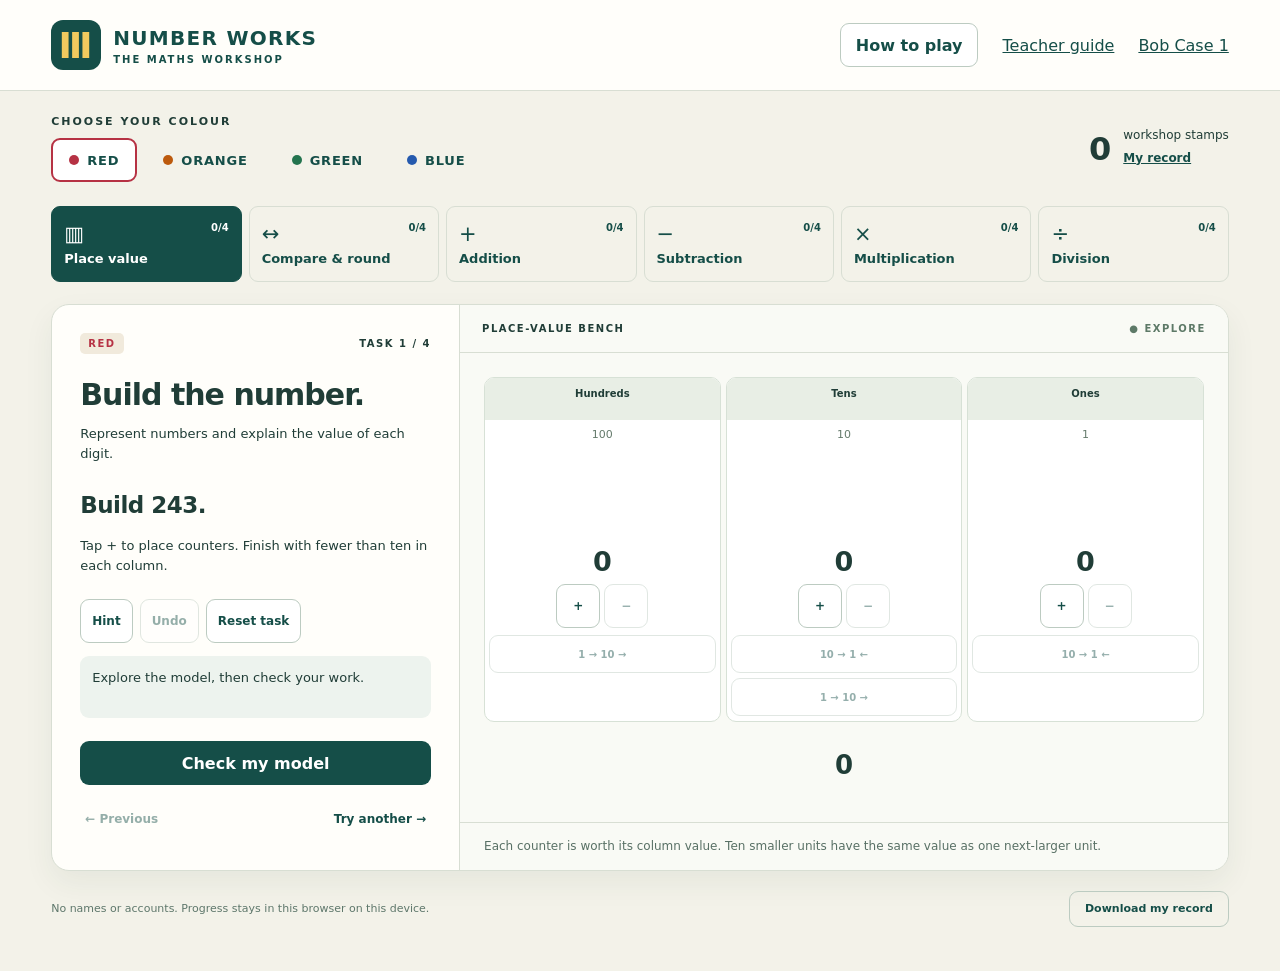
<file: index.html>
<!doctype html><html lang="en"><head><meta charset="UTF-8"><meta name="viewport" content="width=device-width,initial-scale=1"><title>Number Works · Maths Workshop</title><meta name="description" content="Explore place value and the four operations with interactive maths models."><link rel="icon" type="image/svg+xml" href="data:image/svg+xml,%3Csvg xmlns='http://www.w3.org/2000/svg' viewBox='0 0 32 32'%3E%3Crect width='32' height='32' rx='8' fill='%23154e48'/%3E%3Cpath d='M8 9v14m8-14v14m8-14v14' stroke='%23f2c95e' stroke-width='3'/%3E%3C/svg%3E"><link rel="stylesheet" href="style.css?v=3"></head><body>
<header><a class="brand" href="./"><span class="mark">Ⅲ</span><span>NUMBER WORKS<small>THE MATHS WORKSHOP</small></span></a><div><button id="help">How to play</button><a href="teacher.html">Teacher guide</a><a href="bob1.html">Bob Case 1</a></div></header>
<main><section class="topline"><div><p class="eyebrow">CHOOSE YOUR COLOUR</p><nav id="colours" aria-label="Colour"><button aria-pressed="true" class="red">RED</button><button class="orange">ORANGE</button><button class="green">GREEN</button><button class="blue">BLUE</button></nav></div><div class="passport"><strong id="total">0</strong><span>workshop stamps<br><button id="notebook">My record</button></span></div></section>
<nav id="stations" aria-label="Maths stations"></nav><section class="workspace"><div class="task"><div class="task-meta"><span id="colourTag">RED</span><span id="counter">TASK 1 / 4</span></div><h1 id="title">Build a number</h1><p id="objective">Represent a number using place value.</p><div class="prompt" id="prompt">Build 243 using hundreds, tens and ones.</div><div id="taskInfo"></div><div class="task-actions"><button id="hint">Hint</button><button id="undo">Undo</button><button id="reset">Reset task</button></div><p id="feedback" role="status" aria-live="polite">Each counter has the value of its column.</p><div id="answerArea"></div><button class="primary" id="check">Check my model</button><button class="primary" id="next" hidden>Next task →</button><div class="task-nav"><button id="previous">← Previous</button><button id="skip">Try another →</button></div></div><div class="model-wrap"><div class="model-top"><span id="modelTitle">PLACE-VALUE BENCH</span><span class="status-dot">● EXPLORE</span></div><div id="model"></div><p class="caption" id="caption">Ten of one unit exchange for one of the next larger unit.</p></div></section><footer>No names or accounts. Progress stays in this browser on this device. <button id="saveRecord">Download my record</button></footer></main>
<dialog id="modal"><div class="modal-head"><h2 id="modalTitle"></h2><button id="close" aria-label="Close">×</button></div><div id="modalBody"></div></dialog><script type="module" src="app.js?v=3"></script></body></html>
</file>
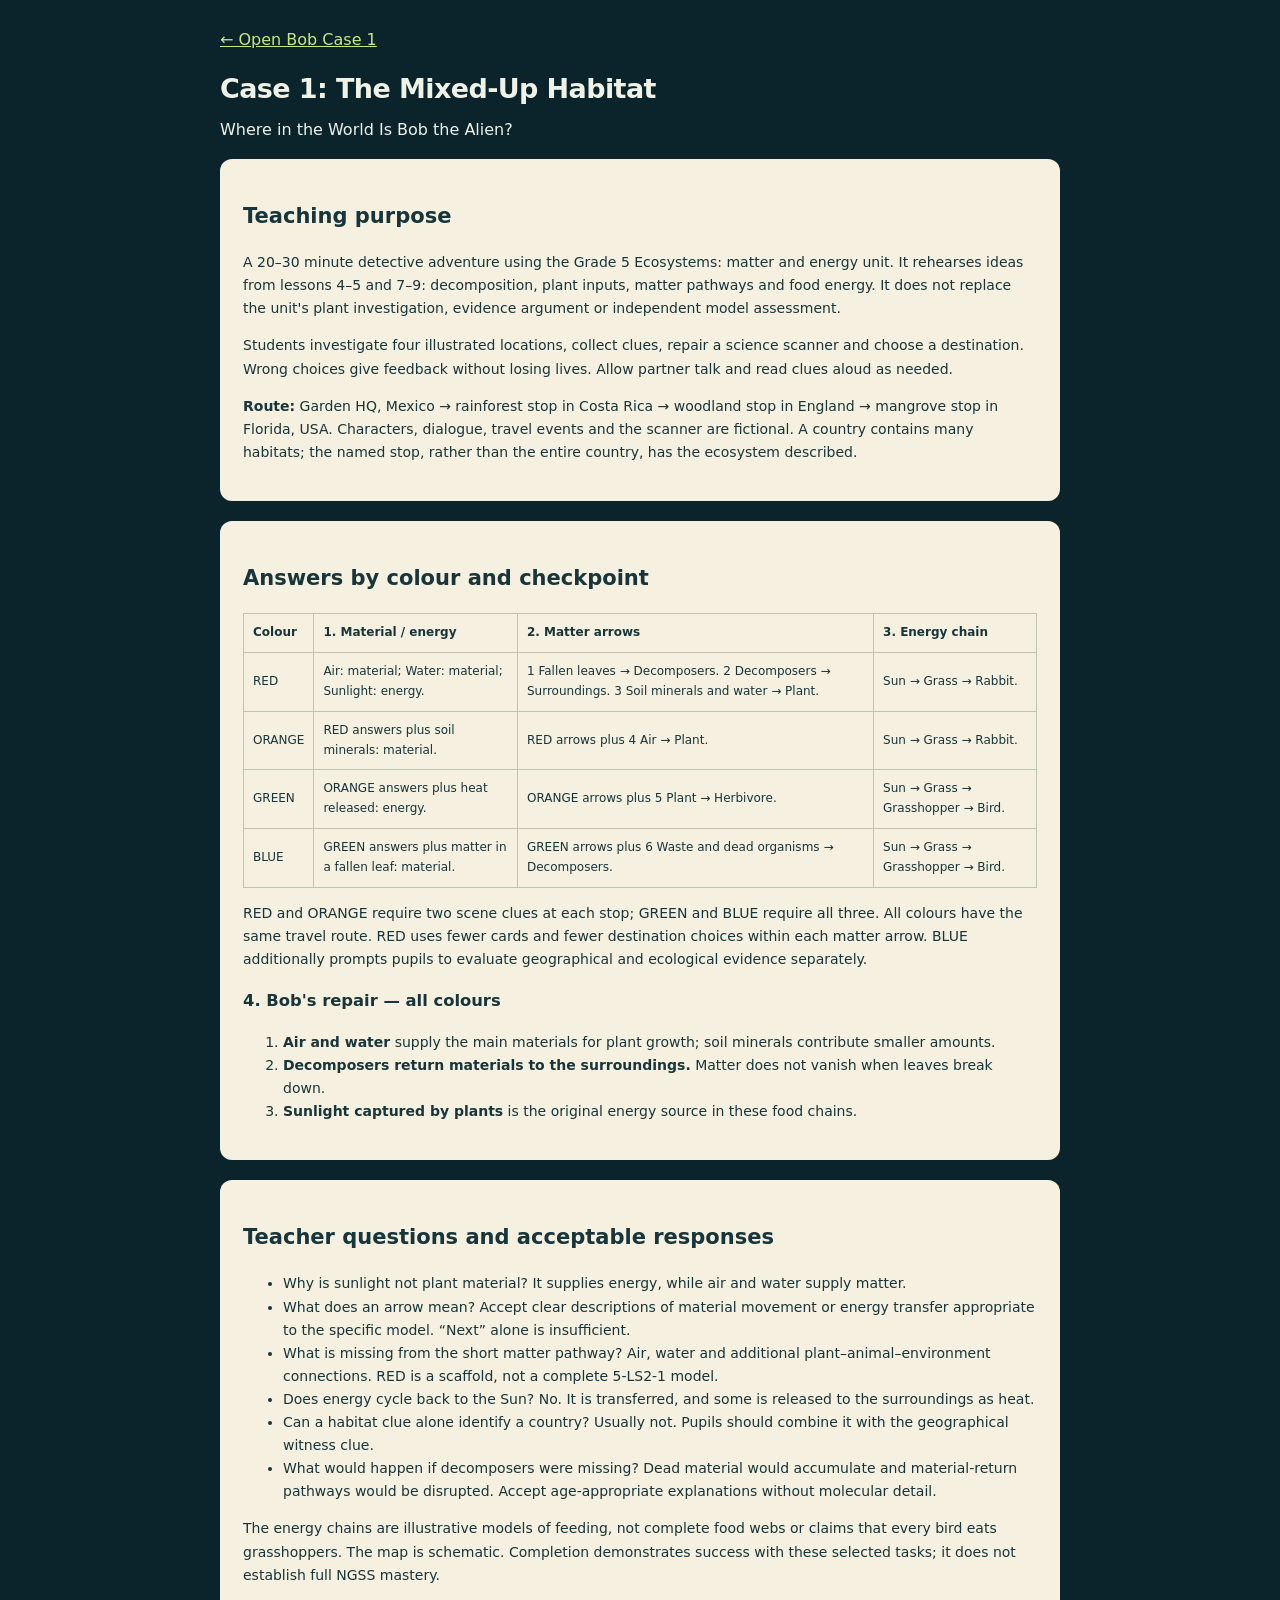
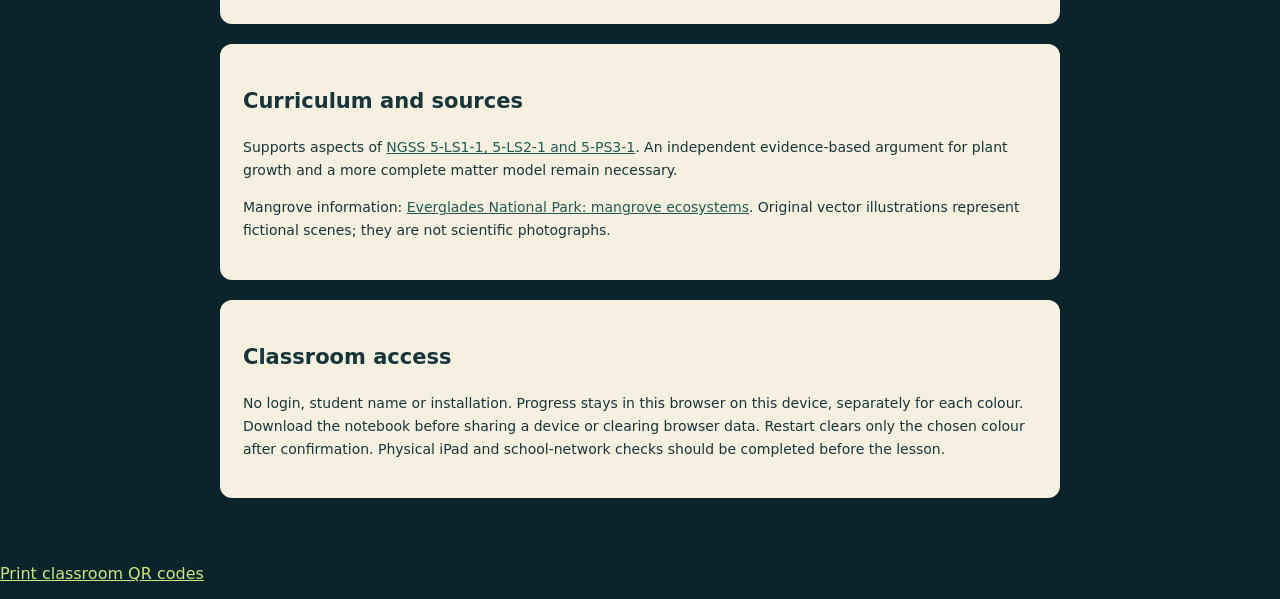
<file: bob-teacher.html>
<!doctype html><html lang="en"><head><meta charset="utf-8"><meta name="viewport" content="width=device-width,initial-scale=1"><title>Bob Case 1 · Teacher guide</title><style>:root{font-family:system-ui,-apple-system,BlinkMacSystemFont,"Segoe UI",sans-serif;background:#0b242c;color:#eef2e7;--lime:#c7e881;--ink:#102b32;--cream:#f5f0df;--line:#36515a}*{box-sizing:border-box}body{margin:0}button,input,textarea,select{font:inherit}button,a{touch-action:manipulation}button{min-height:44px;padding:10px 15px;border-radius:8px;background:#193a43;border:1px solid #4f6d74;color:#f5f1e4;cursor:pointer;font-weight:650}button:hover{background:#2b515b}button:disabled{opacity:.4;cursor:default}button:focus-visible,a:focus-visible,select:focus-visible,textarea:focus-visible{outline:3px solid #f2c665;outline-offset:3px}a{color:var(--lime)}header{display:flex;justify-content:space-between;align-items:center;gap:20px;padding:21px 4%;border-bottom:1px solid var(--line)}.brand{display:flex;align-items:center;gap:12px;color:#f5f0df;text-decoration:none;font-size:10px;letter-spacing:2px;line-height:1.6}.brand strong{font-size:22px;letter-spacing:.3px}.badge{font-size:40px;color:var(--lime);border:1px solid #93b55d;width:51px;text-align:center;border-radius:50%}header>div{display:flex;gap:9px;align-items:center}header button,header a:not(.brand){font-size:12px}main{max-width:1500px;margin:auto;padding:22px 4%}.casebar{display:flex;justify-content:space-between;align-items:center;gap:15px;margin-bottom:20px;font-size:11px;letter-spacing:1px}.casebar b{color:#cbd3bf;margin-left:12px;font-weight:500}#colours{display:flex;gap:6px}#colours button{background:none;font-size:11px;padding:8px 12px;border-color:transparent}#colours button::before{content:'';display:inline-block;width:8px;height:8px;border-radius:50%;background:var(--c);margin-right:7px}#colours [aria-pressed=true]{border-color:var(--c);background:#193841}.dashboard{display:grid;grid-template-columns:minmax(0,1.15fr) minmax(0,1fr);gap:22px}.scene-panel{background:#15343c;border:1px solid var(--line);border-radius:14px;overflow:hidden}.scene-head{display:flex;justify-content:space-between;align-items:center;padding:0 20px;font-size:10px;letter-spacing:1.7px;height:48px}.scene-head p{margin:0}.scene-head span{color:var(--lime);white-space:nowrap}#scene{position:relative;height:270px;background:#263e3d}#scene svg{width:100%;height:100%;display:block}.scene-label{position:absolute;bottom:13px;left:17px;background:#102b32dd;padding:8px 11px;border:1px solid #67816b;border-radius:5px;letter-spacing:1px;font-size:10px}.location-copy{padding:20px 24px 10px}h1{font-size:27px;line-height:1.1;margin:0 0 12px;letter-spacing:-.6px}.location-copy p{font-size:14px;color:#d6ded1;line-height:1.65;margin:0}.investigate{padding:5px 24px 22px}.investigate h2{font-size:11px;text-transform:uppercase;letter-spacing:1.8px;margin:18px 0 12px}#clues{display:grid;grid-template-columns:repeat(3,1fr);gap:8px}#clues button{padding:13px 5px;font-size:11px}#clues span{display:block;font-size:22px;margin-bottom:8px}#clues .read{border-color:#b5d873;color:var(--lime)}#direction{font-size:11px;line-height:1.5;color:#b4c5ba;margin:13px 0 0}.case-panel{background:var(--cream);border-radius:14px;color:var(--ink);overflow:hidden;display:flex;flex-direction:column}.tabbar{display:grid;grid-template-columns:1fr 1fr;background:#e6e3d4;padding:7px;gap:7px}.tabbar button{color:#45616a;background:transparent;border:0;border-radius:7px;font-size:13px}.tabbar button[aria-pressed=true]{background:var(--cream);color:#173b43;box-shadow:0 1px 4px #16313b20}#content{padding:22px;flex:1}#content h2{font-size:22px;margin:0 0 10px;letter-spacing:-.5px}#content p{font-size:13px;line-height:1.55}#content button,.light{background:#fffdf6;color:#23454b;border-color:#bdc7ad}#content button:hover,.light:hover{background:#e1e9cc}#content .primary{background:#234d48;color:white;width:100%;border:0;margin-top:16px}#content .selected{background:#cbe58e;border-color:#698c3d}.sort-row{background:#fffdf8;border:1px solid #d6d7c5;border-radius:8px;padding:11px;margin:8px 0;display:flex;justify-content:space-between;align-items:center;gap:9px;font-size:12px}.sort-row>span{max-width:50%}.sort-row>div{display:flex;gap:5px}.sort-row button{font-size:11px;padding:8px}.path-row{margin:10px 0;border-bottom:1px dashed #b2bfac;padding:0 0 12px;font-size:12px}.path-row label{display:block;margin-bottom:7px}.path-row select{width:100%;padding:10px;border:1px solid #a5b6a5;border-radius:7px;background:#fffdf6;color:#25454c;min-height:44px}.path-row small{display:block;font-size:10px;color:#637666;margin-top:5px}.chain{display:flex;align-items:center;gap:5px;flex-wrap:wrap;min-height:70px;border:1px dashed #8aa087;padding:12px;border-radius:10px;margin:17px 0}.chain span{padding:11px 8px;border-radius:7px;background:#dbe6c5;font-size:12px;font-weight:750}.chain i{font-style:normal}.bank{display:flex;gap:7px;flex-wrap:wrap}.bank button{font-size:12px}.tools{display:flex;justify-content:space-between;gap:9px;margin-top:12px}.tools button{font-size:11px}.repair-item{border-bottom:1px solid #ced3bc;padding:12px 0}.repair-item p{margin:0 0 9px;font-weight:700}.repair-item button{display:block;width:100%;margin:6px 0;text-align:left;font-size:12px}.map{background:#d3dfc9;border:1px solid #abbfa9;border-radius:10px;overflow:hidden;position:relative;margin:15px 0}.map svg{display:block;width:100%}.destinations{display:grid;gap:8px}.destinations button{text-align:left;font-size:13px}.destinations small{display:block;margin-top:4px;font-weight:400;font-size:10px}.maplegend{font-size:10px!important;color:#617563}.success-card{background:#d9e7bd;border:1px solid #a9c47b;border-radius:11px;padding:18px;margin:15px 0}.success-card strong{font-size:17px}.success-card p{margin-bottom:0}.stamp{font-size:12px;letter-spacing:2px;border:3px double #4e7554;color:#345c41;display:inline-block;padding:11px;transform:rotate(-4deg);margin:14px 0}#feedback{background:#e2e9d6;color:#345847;font-size:12px;line-height:1.6;margin:0;padding:15px 22px;border-top:1px solid #c9d3bc;min-height:55px}#feedback.error{background:#f0dfc3;color:#744821}footer{display:flex;align-items:center;gap:20px;justify-content:space-between;font-size:10px;color:#bdcabc;margin-top:20px}footer button{font-size:10px;min-height:35px;background:none}dialog{border:1px solid #8b9c79;border-radius:16px;background:var(--cream);color:var(--ink);width:calc(100% - 30px);max-width:620px;max-height:88vh;overflow:auto;padding:24px}dialog::backdrop{background:#041a22cc}.dialog-head{display:flex;justify-content:space-between;gap:20px;align-items:center}.dialog-head h2{font-size:23px;margin:0}.dialog-head button{background:none;border:none;color:#16343a;font-size:25px}#dialogBody{font-size:14px;line-height:1.65}#dialogBody textarea{width:100%;min-height:120px;border:1px solid #a9b99c;background:#fffef9;padding:12px;border-radius:8px}#dialogBody li{margin-bottom:10px}.clue-tag{font-size:10px;letter-spacing:2px;color:#627456}.notebook-entry{border-bottom:1px solid #ccd5c0;padding:12px 0}.teacher{max-width:900px;margin:auto;padding:30px}.teacher section{background:#f5f0df;color:#17353b;border-radius:12px;padding:23px;margin:20px 0;line-height:1.65;font-size:14px}.teacher section a{color:#235b53}.teacher table{border-collapse:collapse;width:100%;font-size:12px}.teacher th,.teacher td{border:1px solid #bac7ae;padding:9px;text-align:left}.teacher h1{margin-top:25px}@media(max-width:900px){main{padding:18px 3%}.dashboard{gap:14px;grid-template-columns:minmax(0,1fr) minmax(0,1fr)}.casebar b{display:none}#scene{height:220px}.location-copy,.investigate{padding-left:18px;padding-right:18px}#content{padding:17px}h1{font-size:24px}}@media(max-width:680px){header{padding:14px 4%;gap:10px}.brand{font-size:7px;letter-spacing:1px}.brand strong{font-size:16px}.badge{font-size:28px;width:36px}header>div{gap:6px;flex-wrap:wrap;justify-content:flex-end}header button,header a:not(.brand){font-size:10px;padding:7px;min-height:36px}.dashboard{grid-template-columns:1fr}.casebar{gap:5px;font-size:10px}#colours{gap:1px}#colours button{padding:7px;font-size:10px}.case-panel{min-height:400px}#scene{height:230px}footer{flex-wrap:wrap}#clues button{min-height:70px}.sort-row button{min-height:44px}.brand span:last-child{white-space:nowrap}}[hidden]{display:none!important}@media print{header,footer,button{display:none!important}body{background:white;color:black}.teacher section{break-inside:avoid;border:1px solid #ccc}}
</style></head><body><main class="teacher"><a href="bob1.html">← Open Bob Case 1</a><h1>Case 1: The Mixed-Up Habitat</h1><p>Where in the World Is Bob the Alien?</p><section><h2>Teaching purpose</h2><p>A 20–30 minute detective adventure using the Grade 5 Ecosystems: matter and energy unit. It rehearses ideas from lessons 4–5 and 7–9: decomposition, plant inputs, matter pathways and food energy. It does not replace the unit's plant investigation, evidence argument or independent model assessment.</p><p>Students investigate four illustrated locations, collect clues, repair a science scanner and choose a destination. Wrong choices give feedback without losing lives. Allow partner talk and read clues aloud as needed.</p><p><strong>Route:</strong> Garden HQ, Mexico → rainforest stop in Costa Rica → woodland stop in England → mangrove stop in Florida, USA. Characters, dialogue, travel events and the scanner are fictional. A country contains many habitats; the named stop, rather than the entire country, has the ecosystem described.</p></section><section><h2>Answers by colour and checkpoint</h2><table><tr><th>Colour</th><th>1. Material / energy</th><th>2. Matter arrows</th><th>3. Energy chain</th></tr><tr><td>RED</td><td>Air: material; Water: material; Sunlight: energy.</td><td>1 Fallen leaves → Decomposers. 2 Decomposers → Surroundings. 3 Soil minerals and water → Plant.</td><td>Sun → Grass → Rabbit.</td></tr><tr><td>ORANGE</td><td>RED answers plus soil minerals: material.</td><td>RED arrows plus 4 Air → Plant.</td><td>Sun → Grass → Rabbit.</td></tr><tr><td>GREEN</td><td>ORANGE answers plus heat released: energy.</td><td>ORANGE arrows plus 5 Plant → Herbivore.</td><td>Sun → Grass → Grasshopper → Bird.</td></tr><tr><td>BLUE</td><td>GREEN answers plus matter in a fallen leaf: material.</td><td>GREEN arrows plus 6 Waste and dead organisms → Decomposers.</td><td>Sun → Grass → Grasshopper → Bird.</td></tr></table><p>RED and ORANGE require two scene clues at each stop; GREEN and BLUE require all three. All colours have the same travel route. RED uses fewer cards and fewer destination choices within each matter arrow. BLUE additionally prompts pupils to evaluate geographical and ecological evidence separately.</p><h3>4. Bob's repair — all colours</h3><ol><li><strong>Air and water</strong> supply the main materials for plant growth; soil minerals contribute smaller amounts.</li><li><strong>Decomposers return materials to the surroundings.</strong> Matter does not vanish when leaves break down.</li><li><strong>Sunlight captured by plants</strong> is the original energy source in these food chains.</li></ol></section><section><h2>Teacher questions and acceptable responses</h2><ul><li>Why is sunlight not plant material? It supplies energy, while air and water supply matter.</li><li>What does an arrow mean? Accept clear descriptions of material movement or energy transfer appropriate to the specific model. “Next” alone is insufficient.</li><li>What is missing from the short matter pathway? Air, water and additional plant–animal–environment connections. RED is a scaffold, not a complete 5-LS2-1 model.</li><li>Does energy cycle back to the Sun? No. It is transferred, and some is released to the surroundings as heat.</li><li>Can a habitat clue alone identify a country? Usually not. Pupils should combine it with the geographical witness clue.</li><li>What would happen if decomposers were missing? Dead material would accumulate and material-return pathways would be disrupted. Accept age-appropriate explanations without molecular detail.</li></ul><p>The energy chains are illustrative models of feeding, not complete food webs or claims that every bird eats grasshoppers. The map is schematic. Completion demonstrates success with these selected tasks; it does not establish full NGSS mastery.</p></section><section><h2>Curriculum and sources</h2><p>Supports aspects of <a href="https://www.nextgenscience.org/topic-arrangement/5matter-and-energy-organisms-and-ecosystems">NGSS 5-LS1-1, 5-LS2-1 and 5-PS3-1</a>. An independent evidence-based argument for plant growth and a more complete matter model remain necessary.</p><p>Mangrove information: <a href="https://www.nps.gov/ever/learn/nature/mangroves.htm">Everglades National Park: mangrove ecosystems</a>. Original vector illustrations represent fictional scenes; they are not scientific photographs.</p></section><section><h2>Classroom access</h2><p>No login, student name or installation. Progress stays in this browser on this device, separately for each colour. Download the notebook before sharing a device or clearing browser data. Restart clears only the chosen colour after confirmation. Physical iPad and school-network checks should be completed before the lesson.</p></section></main><p><a href="qr.html">Print classroom QR codes</a></p></body></html>
</file>
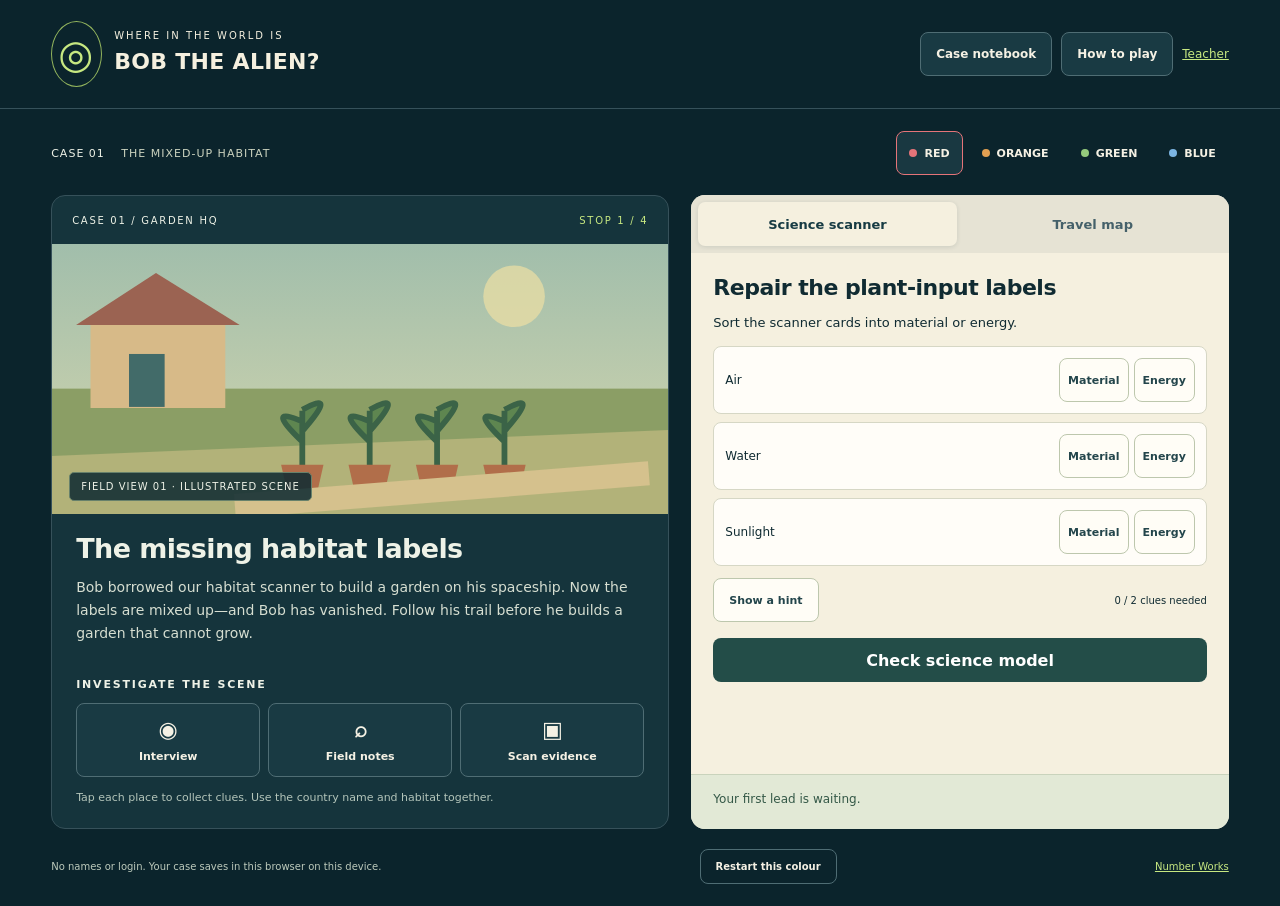
<file: bob1.html>
<!doctype html><html lang="en"><head><meta charset="utf-8"><meta name="viewport" content="width=device-width,initial-scale=1"><title>Where in the World Is Bob the Alien? · Case 1</title><meta name="description" content="An ecosystem detective adventure: follow clues, restore science models and find Bob the Alien."><link rel="icon" href="data:image/svg+xml,%3Csvg xmlns='http://www.w3.org/2000/svg' viewBox='0 0 32 32'%3E%3Crect width='32' height='32' rx='8' fill='%230c2830'/%3E%3Cellipse cx='16' cy='16' rx='11' ry='10' fill='%23bfe879'/%3E%3Cellipse cx='11' cy='15' rx='2' ry='4' fill='%230c2830'/%3E%3Cellipse cx='21' cy='15' rx='2' ry='4' fill='%230c2830'/%3E%3C/svg%3E"><style>:root{font-family:system-ui,-apple-system,BlinkMacSystemFont,"Segoe UI",sans-serif;background:#0b242c;color:#eef2e7;--lime:#c7e881;--ink:#102b32;--cream:#f5f0df;--line:#36515a}*{box-sizing:border-box}body{margin:0}button,input,textarea,select{font:inherit}button,a{touch-action:manipulation}button{min-height:44px;padding:10px 15px;border-radius:8px;background:#193a43;border:1px solid #4f6d74;color:#f5f1e4;cursor:pointer;font-weight:650}button:hover{background:#2b515b}button:disabled{opacity:.4;cursor:default}button:focus-visible,a:focus-visible,select:focus-visible,textarea:focus-visible{outline:3px solid #f2c665;outline-offset:3px}a{color:var(--lime)}header{display:flex;justify-content:space-between;align-items:center;gap:20px;padding:21px 4%;border-bottom:1px solid var(--line)}.brand{display:flex;align-items:center;gap:12px;color:#f5f0df;text-decoration:none;font-size:10px;letter-spacing:2px;line-height:1.6}.brand strong{font-size:22px;letter-spacing:.3px}.badge{font-size:40px;color:var(--lime);border:1px solid #93b55d;width:51px;text-align:center;border-radius:50%}header>div{display:flex;gap:9px;align-items:center}header button,header a:not(.brand){font-size:12px}main{max-width:1500px;margin:auto;padding:22px 4%}.casebar{display:flex;justify-content:space-between;align-items:center;gap:15px;margin-bottom:20px;font-size:11px;letter-spacing:1px}.casebar b{color:#cbd3bf;margin-left:12px;font-weight:500}#colours{display:flex;gap:6px}#colours button{background:none;font-size:11px;padding:8px 12px;border-color:transparent}#colours button::before{content:'';display:inline-block;width:8px;height:8px;border-radius:50%;background:var(--c);margin-right:7px}#colours [aria-pressed=true]{border-color:var(--c);background:#193841}.dashboard{display:grid;grid-template-columns:minmax(0,1.15fr) minmax(0,1fr);gap:22px}.scene-panel{background:#15343c;border:1px solid var(--line);border-radius:14px;overflow:hidden}.scene-head{display:flex;justify-content:space-between;align-items:center;padding:0 20px;font-size:10px;letter-spacing:1.7px;height:48px}.scene-head p{margin:0}.scene-head span{color:var(--lime);white-space:nowrap}#scene{position:relative;height:270px;background:#263e3d}#scene svg{width:100%;height:100%;display:block}.scene-label{position:absolute;bottom:13px;left:17px;background:#102b32dd;padding:8px 11px;border:1px solid #67816b;border-radius:5px;letter-spacing:1px;font-size:10px}.location-copy{padding:20px 24px 10px}h1{font-size:27px;line-height:1.1;margin:0 0 12px;letter-spacing:-.6px}.location-copy p{font-size:14px;color:#d6ded1;line-height:1.65;margin:0}.investigate{padding:5px 24px 22px}.investigate h2{font-size:11px;text-transform:uppercase;letter-spacing:1.8px;margin:18px 0 12px}#clues{display:grid;grid-template-columns:repeat(3,1fr);gap:8px}#clues button{padding:13px 5px;font-size:11px}#clues span{display:block;font-size:22px;margin-bottom:8px}#clues .read{border-color:#b5d873;color:var(--lime)}#direction{font-size:11px;line-height:1.5;color:#b4c5ba;margin:13px 0 0}.case-panel{background:var(--cream);border-radius:14px;color:var(--ink);overflow:hidden;display:flex;flex-direction:column}.tabbar{display:grid;grid-template-columns:1fr 1fr;background:#e6e3d4;padding:7px;gap:7px}.tabbar button{color:#45616a;background:transparent;border:0;border-radius:7px;font-size:13px}.tabbar button[aria-pressed=true]{background:var(--cream);color:#173b43;box-shadow:0 1px 4px #16313b20}#content{padding:22px;flex:1}#content h2{font-size:22px;margin:0 0 10px;letter-spacing:-.5px}#content p{font-size:13px;line-height:1.55}#content button,.light{background:#fffdf6;color:#23454b;border-color:#bdc7ad}#content button:hover,.light:hover{background:#e1e9cc}#content .primary{background:#234d48;color:white;width:100%;border:0;margin-top:16px}#content .selected{background:#cbe58e;border-color:#698c3d}.sort-row{background:#fffdf8;border:1px solid #d6d7c5;border-radius:8px;padding:11px;margin:8px 0;display:flex;justify-content:space-between;align-items:center;gap:9px;font-size:12px}.sort-row>span{max-width:50%}.sort-row>div{display:flex;gap:5px}.sort-row button{font-size:11px;padding:8px}.path-row{margin:10px 0;border-bottom:1px dashed #b2bfac;padding:0 0 12px;font-size:12px}.path-row label{display:block;margin-bottom:7px}.path-row select{width:100%;padding:10px;border:1px solid #a5b6a5;border-radius:7px;background:#fffdf6;color:#25454c;min-height:44px}.path-row small{display:block;font-size:10px;color:#637666;margin-top:5px}.chain{display:flex;align-items:center;gap:5px;flex-wrap:wrap;min-height:70px;border:1px dashed #8aa087;padding:12px;border-radius:10px;margin:17px 0}.chain span{padding:11px 8px;border-radius:7px;background:#dbe6c5;font-size:12px;font-weight:750}.chain i{font-style:normal}.bank{display:flex;gap:7px;flex-wrap:wrap}.bank button{font-size:12px}.tools{display:flex;justify-content:space-between;gap:9px;margin-top:12px}.tools button{font-size:11px}.repair-item{border-bottom:1px solid #ced3bc;padding:12px 0}.repair-item p{margin:0 0 9px;font-weight:700}.repair-item button{display:block;width:100%;margin:6px 0;text-align:left;font-size:12px}.map{background:#d3dfc9;border:1px solid #abbfa9;border-radius:10px;overflow:hidden;position:relative;margin:15px 0}.map svg{display:block;width:100%}.destinations{display:grid;gap:8px}.destinations button{text-align:left;font-size:13px}.destinations small{display:block;margin-top:4px;font-weight:400;font-size:10px}.maplegend{font-size:10px!important;color:#617563}.success-card{background:#d9e7bd;border:1px solid #a9c47b;border-radius:11px;padding:18px;margin:15px 0}.success-card strong{font-size:17px}.success-card p{margin-bottom:0}.stamp{font-size:12px;letter-spacing:2px;border:3px double #4e7554;color:#345c41;display:inline-block;padding:11px;transform:rotate(-4deg);margin:14px 0}#feedback{background:#e2e9d6;color:#345847;font-size:12px;line-height:1.6;margin:0;padding:15px 22px;border-top:1px solid #c9d3bc;min-height:55px}#feedback.error{background:#f0dfc3;color:#744821}footer{display:flex;align-items:center;gap:20px;justify-content:space-between;font-size:10px;color:#bdcabc;margin-top:20px}footer button{font-size:10px;min-height:35px;background:none}dialog{border:1px solid #8b9c79;border-radius:16px;background:var(--cream);color:var(--ink);width:calc(100% - 30px);max-width:620px;max-height:88vh;overflow:auto;padding:24px}dialog::backdrop{background:#041a22cc}.dialog-head{display:flex;justify-content:space-between;gap:20px;align-items:center}.dialog-head h2{font-size:23px;margin:0}.dialog-head button{background:none;border:none;color:#16343a;font-size:25px}#dialogBody{font-size:14px;line-height:1.65}#dialogBody textarea{width:100%;min-height:120px;border:1px solid #a9b99c;background:#fffef9;padding:12px;border-radius:8px}#dialogBody li{margin-bottom:10px}.clue-tag{font-size:10px;letter-spacing:2px;color:#627456}.notebook-entry{border-bottom:1px solid #ccd5c0;padding:12px 0}.teacher{max-width:900px;margin:auto;padding:30px}.teacher section{background:#f5f0df;color:#17353b;border-radius:12px;padding:23px;margin:20px 0;line-height:1.65;font-size:14px}.teacher section a{color:#235b53}.teacher table{border-collapse:collapse;width:100%;font-size:12px}.teacher th,.teacher td{border:1px solid #bac7ae;padding:9px;text-align:left}.teacher h1{margin-top:25px}@media(max-width:900px){main{padding:18px 3%}.dashboard{gap:14px;grid-template-columns:minmax(0,1fr) minmax(0,1fr)}.casebar b{display:none}#scene{height:220px}.location-copy,.investigate{padding-left:18px;padding-right:18px}#content{padding:17px}h1{font-size:24px}}@media(max-width:680px){header{padding:14px 4%;gap:10px}.brand{font-size:7px;letter-spacing:1px}.brand strong{font-size:16px}.badge{font-size:28px;width:36px}header>div{gap:6px;flex-wrap:wrap;justify-content:flex-end}header button,header a:not(.brand){font-size:10px;padding:7px;min-height:36px}.dashboard{grid-template-columns:1fr}.casebar{gap:5px;font-size:10px}#colours{gap:1px}#colours button{padding:7px;font-size:10px}.case-panel{min-height:400px}#scene{height:230px}footer{flex-wrap:wrap}#clues button{min-height:70px}.sort-row button{min-height:44px}.brand span:last-child{white-space:nowrap}}[hidden]{display:none!important}@media print{header,footer,button{display:none!important}body{background:white;color:black}.teacher section{break-inside:avoid;border:1px solid #ccc}}
</style></head><body><header><a href="bob1.html" class="brand"><span class="badge">◎</span><span>WHERE IN THE WORLD IS<br><strong>BOB THE ALIEN?</strong></span></a><div><button id="notebook">Case notebook</button><button id="help">How to play</button><a href="bob-teacher.html">Teacher</a></div></header><main><div class="casebar"><span>CASE 01 <b>THE MIXED-UP HABITAT</b></span><nav id="colours" aria-label="Colour"></nav></div><div class="dashboard"><section class="scene-panel"><div class="scene-head"><p id="location"></p><span id="progress"></span></div><div id="scene"></div><div class="location-copy"><h1 id="title"></h1><p id="intro"></p></div><div class="investigate"><h2>Investigate the scene</h2><div id="clues"></div><p id="direction"></p></div></section><section class="case-panel"><div class="tabbar"><button id="puzzleTab" aria-pressed="true">Science scanner</button><button id="mapTab" aria-pressed="false">Travel map</button></div><div id="content"></div><p id="feedback" role="status" aria-live="polite">Your first lead is waiting.</p></section></div><footer><span>No names or login. Your case saves in this browser on this device.</span><button id="restart">Restart this colour</button><a href="./">Number Works</a></footer></main><dialog id="dialog"><div class="dialog-head"><h2 id="dialogTitle"></h2><button id="close" aria-label="Close">×</button></div><div id="dialogBody"></div></dialog><script type="module">const colours=['RED','ORANGE','GREEN','BLUE'];
const places=[{id:'hq',name:'Garden HQ · Mexico',x:22,y:43},{id:'costa',name:'Costa Rica · Rainforest',x:28,y:53},{id:'england',name:'England · Woodland',x:48,y:27},{id:'florida',name:'Florida, USA · Mangroves',x:30,y:42},{id:'egypt',name:'Egypt · Desert',x:56,y:43},{id:'iceland',name:'Iceland · Tundra',x:43,y:19},{id:'australia',name:'Australia · Dry interior',x:83,y:72},{id:'alps',name:'Alps · Mountain meadow',x:52,y:31},{id:'antarctica',name:'Antarctica · Ice',x:52,y:91}];
const stops=[
{place:'hq',title:'The missing habitat labels',subtitle:'CASE 01 / GARDEN HQ',intro:'Bob borrowed our habitat scanner to build a garden on his spaceship. Now the labels are mixed up—and Bob has vanished. Follow his trail before he builds a garden that cannot grow.',witness:'“He asked where trees stay green in warm, wet conditions. His ticket named a country between Nicaragua and Panama.” — The gardener',field:'Three logs were left on the desk: warm weather throughout the year, frequent rain, and layers of leafy trees. These describe the rainforest stop on his route.',scan:'The scanner shows Bob labelled sunlight “plant material”. Repair his labels to unlock the flight recorder.',next:'costa',choices:['egypt','costa','iceland'],puzzle:'sort',name:'Repair the plant-input labels',hint:'Matter is the stuff plants are made of. Light supplies energy. Most new plant material comes from air and water; soil supplies smaller amounts of minerals.'},
{place:'costa',title:'A trail under the leaves',subtitle:'COSTA RICA / RAINFOREST',intro:'Bob’s scanner is wedged beneath a giant leaf. Its memory holds a woodland photograph, but the matter-transfer arrows are missing.',witness:'“He wanted to see fallen leaves beneath oak trees. His next ticket said England. He packed a raincoat, but no polar equipment.” — The field researcher',field:'His next photograph shows a temperate woodland: oak leaves, fungi on fallen wood and a cool-season leaf carpet. Habitats vary within countries; the named stop is a woodland.',scan:'The scanner says dead leaves disappear forever. Restore the matter pathways to recover the next map coordinate.',next:'england',choices:['australia','england','antarctica'],puzzle:'paths',name:'Restore the matter pathways',hint:'Dead material is broken down by decomposers. Materials return to the surroundings. Plants take in water, air and small amounts of soil minerals. Matter does not simply vanish.'},
{place:'england',title:'The borrowed sunshine',subtitle:'ENGLAND / WOODLAND',intro:'A tiny silver bootprint leads to a broken energy recorder. Bob has confused matter that can cycle with energy transferred through food.',witness:'“He booked a flight to Florida in the USA. He asked for a coastal forest with tangled roots in tidal water.” — The woodland ranger',field:'A postcard shows young fish sheltering among mangrove roots. Its caption says Everglades, Florida. At this coast, fresh water meets salty water.',scan:'Bob’s recorder sends food energy back to the Sun. Build the correct direction of energy transfer to reveal his landing site.',next:'florida',choices:['alps','florida','egypt'],puzzle:'energy',name:'Trace food energy',hint:'Start with the Sun. Plants use light energy to make food. Feeding transfers some energy to animals. Energy does not cycle back to the Sun.'},
{place:'florida',title:'Bob’s garden rescue',subtitle:'FLORIDA / MANGROVES',intro:'There he is! Bob has landed beside a mangrove boardwalk. He has only scanned the organisms—nothing has been taken from the wild. Help him fix his spaceship garden.',witness:'“I thought plants ate soil and dead leaves became nothing,” Bob admits. “Can you help me correct my garden plan?”',field:'The mangrove’s roots provide shelter for small fish. This habitat depends on both living things and physical conditions. Your spaceship garden is a simplified model, not a replacement ecosystem.',scan:'Three faults remain: the plant inputs, the dead-leaf pathway and the food-energy arrow. Repair all three to close the case.',puzzle:'repair',name:'Repair Bob’s habitat plan',hint:'Use your evidence: air and water supply most plant material; decomposers return materials to the surroundings; food energy starts with sunlight.'}
];
const sortCards=[{id:'air',text:'Air taken in by plants',category:'material'},{id:'water',text:'Water taken in by roots',category:'material'},{id:'light',text:'Sunlight',category:'energy'},{id:'minerals',text:'Small amounts of soil minerals',category:'material'},{id:'warmth',text:'Heat released to the surroundings',category:'energy'},{id:'leaf',text:'Matter in a fallen leaf',category:'material'}];
const paths=[{from:'Fallen leaves',to:'Decomposers',label:'Dead material is broken down'},{from:'Decomposers',to:'Surroundings',label:'Materials return'},{from:'Soil minerals and water',to:'Plant',label:'Materials enter roots'},{from:'Air',to:'Plant',label:'Material enters leaves'},{from:'Plant',to:'Herbivore',label:'Food matter is eaten'},{from:'Waste and dead organisms',to:'Decomposers',label:'Material is broken down'}];
const repairs=[{q:'Where does most new plant material come from?',options:['Air and water','Only soil','Sunlight is the material'],answer:0,why:'Air and water supply the main materials. Sunlight supplies energy, and soil minerals contribute smaller amounts.'},{q:'What happens to material in dead leaves?',options:['It disappears forever','Decomposers return materials to the surroundings','All of it changes into sunlight'],answer:1,why:'Decomposition moves matter through the system; it does not make matter vanish.'},{q:'Where did the energy in an animal’s food originally come from?',options:['The animal made it from nothing','The soil made the energy','Sunlight captured by plants'],answer:2,why:'Plants use sunlight to make food. Feeding transfers some of that stored energy to animals.'}];
function newCase(){return {step:0,read:{},solved:{},sort:{},links:{},chain:[],repair:{},travel:null,notes:'',wrong:0,complete:false};}
function required(colour){return colour<2?2:3;}
function puzzleCount(colour){return [3,4,5,6][colour];}
function pathCount(colour){return [3,4,5,6][colour];}
function expectedChain(colour){return colour<2?['Sun','Grass','Rabbit']:['Sun','Grass','Grasshopper','Bird'];}
function checkPuzzle(s,c){if(s.step===0)return sortCards.slice(0,puzzleCount(c)).every(x=>s.sort[x.id]===x.category);if(s.step===1)return paths.slice(0,pathCount(c)).every((x,i)=>s.links[i]===x.to);if(s.step===2)return JSON.stringify(s.chain)===JSON.stringify(expectedChain(c));return repairs.every((x,i)=>s.repair[i]===x.answer);}
function canTravel(s,c){return !!s.solved[s.step]&&(s.read[s.step]||[]).length>=required(c);}
function chooseDestination(s,c,id){if(!canTravel(s,c))return 'locked';if(stops[s.step].next!==id){s.wrong++;return 'wrong';}s.step++;s.travel=null;return 'arrived';}
const evidencePrompt=['Tap each place to collect clues. Use the country name and habitat together.','Read the witness and habitat clues. Match both before choosing a destination.','Collect all three clues. Separate the geographical evidence from the ecosystem evidence.','Collect all three clues. Use two independent details to justify the destination; identify what the habitat clues alone cannot establish.'];

function alien(x=410,y=155){return `<g transform="translate(${x} ${y})"><ellipse cx="0" cy="53" rx="35" ry="8" fill="#0d2d35" opacity=".25"/><path d="M-18 5Q-35 30-20 48L-8 48L0 25L8 48L20 48Q34 29 18 5" fill="#cdb7e6"/><path d="M-19 12L-42 28M19 12L40 2" fill="none" stroke="#cdb7e6" stroke-width="10" stroke-linecap="round"/><ellipse cy="-14" rx="29" ry="33" fill="#bfe879"/><ellipse cx="-12" cy="-17" rx="6" ry="10" fill="#142d3a" transform="rotate(-18)"/><ellipse cx="12" cy="-17" rx="6" ry="10" fill="#142d3a" transform="rotate(18)"/><path d="M-7 3Q0 8 8 2" fill="none" stroke="#486b43" stroke-width="2"/><path d="M0-47L5-62" stroke="#bfe879" stroke-width="4"/><circle cx="6" cy="-64" r="5" fill="#e6c970"/><rect x="-9" y="14" width="18" height="16" rx="3" fill="#223e52"/><circle cx="0" cy="22" r="4" fill="#e6c970"/></g>`;}
function landscape(n,found=false){const trees=Array.from({length:10},(_,i)=>{let x=i*67-20;return `<path d="M${x} 300L${x+14} 93L${x+28} 300" fill="${i%2?'#325344':'#234939'}"/><ellipse cx="${x+18}" cy="${90+i%3*20}" rx="${n===1?74:47}" ry="${n===1?85:58}" fill="${i%2?'#557956':'#759263'}"/>`;}).join('');let scene=n===0?`<rect y="160" width="640" height="140" fill="#8b9e65"/><path d="M0 230L640 203L640 300L0 300" fill="#b2b279"/><path d="M40 180L40 92L180 92L180 180Z" fill="#d7ba88"/><path d="M25 94L108 40L195 94" fill="#9b6352"/><rect x="80" y="124" width="37" height="55" fill="#426b69"/>${[260,330,400,470].map(x=>`<path d="M${x} 240V183M${x} 215Q${x-40} 177 ${x} 194M${x} 204Q${x+38} 161 ${x} 182" stroke="#3b6347" stroke-width="6" fill="#5e8650"/><path d="M${x-22} 239H${x+22}L${x+15} 270H${x-15}Z" fill="#b16e4a"/>`).join('')}<path d="M190 282L620 248" stroke="#d5c18d" stroke-width="25"/>`:n===1?`<path d="M0 180Q180 90 330 170T640 150V300H0Z" fill="#345c4d"/>${trees}<path d="M0 276Q180 210 320 265T640 240V300H0Z" fill="#183d34"/><path d="M410 300Q330 245 390 210T360 160" stroke="#a8c3a2" stroke-width="22" fill="none"/><path d="M50 270Q0 140 110 220M500 270Q600 170 560 260" stroke="#7c9d65" stroke-width="8" fill="#6a8959"/>`:n===2?`${trees}<path d="M0 230Q230 180 640 240V300H0Z" fill="#827e51"/><path d="M70 257L310 264" stroke="#5e4939" stroke-width="29" stroke-linecap="round"/><path d="M110 255V234M150 259V239M205 263V242" stroke="#e1ce96" stroke-width="7"/>${[110,150,205].map(x=>`<path d="M${x-16} 239Q${x} 212 ${x+16} 239Z" fill="#b96e51"/>`).join('')}<path d="M420 300L457 205" stroke="#b6ab77" stroke-width="35"/>`:`<rect y="155" width="640" height="145" fill="#6b9c96"/>${[50,180,530,610].map(x=>`<path d="M${x} 190V65M${x} 140L${x-35} 228M${x} 145L${x+40} 233M${x} 165L${x+14} 245" stroke="#586e51" stroke-width="12" fill="none"/><ellipse cx="${x}" cy="56" rx="85" ry="62" fill="#719469"/>`).join('')}<path d="M230 300L318 174L375 174L344 300" fill="#b7a477"/><path d="M242 280H351M257 258H355M273 235H363M290 212H368" stroke="#7a7256" stroke-width="3"/>${found?alien(427,196):'<ellipse cx="430" cy="243" rx="43" ry="15" fill="#d7ddbc"/><path d="M402 235Q430 181 458 235" fill="#9eb9a8"/>'}<path d="M80 260q12-12 28 0q-16 12-28 0m28 0l9-8v16Z" fill="#e9d28c"/>`;
return `<svg viewBox="0 0 640 300" preserveAspectRatio="xMidYMid slice" role="img" aria-label="Illustrated ${['school garden','rainforest','woodland','mangrove shore'][n]} scene"><defs><linearGradient id="sky" x2="0" y2="1"><stop stop-color="#9fbdab"/><stop offset="1" stop-color="#d9d8ae"/></linearGradient></defs><rect width="640" height="300" fill="url(#sky)"/><circle cx="480" cy="64" r="32" fill="#eee0a4" opacity=".7"/>${scene}<path d="M0 298H640" stroke="#b4c38e" stroke-width="4"/></svg><div class="scene-label">${found?'BOB LOCATED':'FIELD VIEW '+String(n+1).padStart(2,'0')} · ILLUSTRATED SCENE</div>`;}

const $=s=>document.querySelector(s),escape=s=>String(s).replace(/[&<>"']/g,c=>({'&':'&amp;','<':'&lt;','>':'&gt;','"':'&quot;',"'":'&#39;'}[c]));let state={colour:0,cases:colours.map(newCase)},tab='puzzle',saveOK=true;try{const saved=JSON.parse(localStorage.getItem('bob-case-1')||'null');if(saved&&saved.cases?.length===4&&Number.isInteger(saved.colour)&&saved.colour>=0&&saved.colour<4&&saved.cases.every(x=>Number.isInteger(x.step)&&x.step>=0&&x.step<4))state=saved;}catch{saveOK=false;}const s=()=>state.cases[state.colour],stop=()=>stops[s().step];
function save(){try{localStorage.setItem('bob-case-1',JSON.stringify(state));}catch{saveOK=false;}if(!saveOK)$('footer span').textContent='Saving is unavailable. Download your notebook before closing.';}
function feedback(message,error=false){$('#feedback').textContent=message;$('#feedback').className=error?'error':'';}
function dialog(title,body){$('#dialogTitle').textContent=title;$('#dialogBody').innerHTML=body;$('#dialog').showModal();}$('#close').onclick=()=>$('#dialog').close();$('#dialog').onclick=e=>{if(e.target===$('#dialog'))$('#dialog').close();};
function render(){const c=state.colour,d=s(),n=d.step;$('#colours').innerHTML=colours.map((x,i)=>`<button style="--c:${['#e57479','#e3a052','#95cb7d','#7cb5e3'][i]}" data-colour="${i}" aria-pressed="${c===i}">${x}</button>`).join('');document.querySelectorAll('[data-colour]').forEach(b=>b.onclick=()=>{state.colour=+b.dataset.colour;tab='puzzle';render();feedback('Your '+colours[state.colour]+' case is open.');});$('#location').textContent=stop().subtitle;$('#progress').textContent=d.complete?'CASE CLOSED':`STOP ${n+1} / 4`;$('#title').textContent=stop().title;$('#intro').textContent=stop().intro;$('#scene').innerHTML=landscape(n,n===3);$('#direction').textContent=evidencePrompt[c];$('#clues').innerHTML=[['witness','◉','Interview'],['field','⌕','Field notes'],['scan','▣','Scan evidence']].map(([id,icon,label])=>`<button data-clue="${id}" class="${(d.read[n]||[]).includes(id)?'read':''}"><span>${icon}</span>${label}${(d.read[n]||[]).includes(id)?' ✓':''}</button>`).join('');document.querySelectorAll('[data-clue]').forEach(b=>b.onclick=()=>{const id=b.dataset.clue;d.read[n]||=[];if(!d.read[n].includes(id))d.read[n].push(id);save();render();dialog({witness:'Witness statement',field:'Field notes',scan:'Scanner evidence'}[id],`<p class="clue-tag">${escape(places.find(p=>p.id===stop().place).name)}</p><p>${escape(stop()[id])}</p>${c===0?'<p><strong>Detective tip:</strong> say the important words aloud with a partner.</p>':c===3?'<p><strong>Evidence check:</strong> which detail identifies the place, and which explains the ecosystem?</p>':''}<p>This clue is saved in your notebook.</p>`);});$('#puzzleTab').setAttribute('aria-pressed',String(tab==='puzzle'));$('#mapTab').setAttribute('aria-pressed',String(tab==='map'));tab==='map'?renderMap():renderPuzzle();save();}
function renderPuzzle(){const d=s(),c=state.colour,n=d.step;if(d.complete){$('#content').innerHTML=`<span class="stamp">CASE CLOSED · BOB FOUND</span><h2>You repaired the habitat plan.</h2><div class="success-card"><strong>“Earth makes more sense now!”</strong><p>Bob will use air, water and light correctly, return materials through decomposition, and trace food energy from the Sun.</p></div><p>Tell your teacher: what can cycle in an ecosystem, and what does not cycle back to the Sun?</p><label for="reflection">Your evidence-based explanation</label><textarea id="reflection" style="width:100%;min-height:100px;margin-top:10px;padding:12px">${escape(d.notes)}</textarea><button id="export" class="primary">Download case notebook</button><p>Your teacher reviews your explanation. Completing this case is practice, not a full assessment.</p>`;$('#reflection').oninput=e=>{d.notes=e.target.value;save();};$('#export').onclick=download;return;}
let html=`<h2>${stop().name}</h2><p>${['Sort the scanner cards into material or energy.','Complete the labelled arrows. Each arrow must say where matter moves.','Tap the cards in order to build a food-energy chain.','Use what you learned to fix all three faults.'][n]}</p>`;
if(n===0)html+=sortCards.slice(0,puzzleCount(c)).map(x=>`<div class="sort-row"><span>${escape(c===0?{air:'Air',water:'Water',light:'Sunlight'}[x.id]||x.text:x.text)}</span><div>${['material','energy'].map(k=>`<button data-sort="${x.id}" data-value="${k}" class="${d.sort[x.id]===k?'selected':''}" aria-pressed="${d.sort[x.id]===k}" aria-label="${x.text}: ${k}">${k==='material'?'Material':'Energy'}</button>`).join('')}</div></div>`).join('');
if(n===1){const options=['Plant','Sun','Surroundings','Herbivore','Decomposers','Nothing remains'];html+=paths.slice(0,pathCount(c)).map((x,i)=>`<div class="path-row"><label for="path${i}">${i+1}. ${escape(x.from)} →</label><select id="path${i}" data-path="${i}"><option value="">Choose a destination</option>${options.filter(o=>c>0||[x.to,'Sun','Nothing remains'].includes(o)).map(o=>`<option ${d.links[i]===o?'selected':''}>${o}</option>`).join('')}</select><small>${escape(x.label)}</small></div>`).join('');}
if(n===2){const target=expectedChain(c),bank=c<2?['Rabbit','Sun','Soil','Grass']:['Bird','Soil','Sun','Grasshopper','Grass','Decomposers'];html+=`<div class="chain" aria-label="Your energy chain">${d.chain.length?d.chain.map((x,i)=>`${i?'<i>→</i>':''}<span>${x}</span>`).join(''):'Tap the starting energy source.'}</div><p>Build ${target.length} cards in order. Arrows mean energy is transferred.</p><div class="bank">${bank.map(x=>`<button data-energy="${x}">${x}</button>`).join('')}</div><div class="tools"><button id="undo">Undo card</button><button id="clearChain">Clear chain</button></div>`;}
if(n===3)html+=repairs.map((x,i)=>`<div class="repair-item"><p>${i+1}. ${escape(x.q)}</p>${x.options.map((o,j)=>`<button data-repair="${i}" data-value="${j}" class="${d.repair[i]===j?'selected':''}" aria-pressed="${d.repair[i]===j}">${escape(o)}</button>`).join('')}</div>`).join('');
html+=`<div class="tools"><button id="hint">Show a hint</button><span style="font-size:10px;align-self:center">${(d.read[n]||[]).length} / ${required(c)} clues needed</span></div><button id="check" class="primary">${d.solved[n]?'Check repaired scanner':'Check science model'}</button>${d.solved[n]&&n<3?'<button id="goMap" class="primary">Follow the travel clues →</button>':''}`;$('#content').innerHTML=html;
document.querySelectorAll('[data-sort]').forEach(b=>b.onclick=()=>{d.sort[b.dataset.sort]=b.dataset.value;save();renderPuzzle();});document.querySelectorAll('[data-path]').forEach(el=>el.onchange=()=>{d.links[el.dataset.path]=el.value;save();});document.querySelectorAll('[data-energy]').forEach(b=>b.onclick=()=>{if(d.chain.length>=expectedChain(c).length){feedback('Your chain is full. Undo or clear it to change a card.',true);return;}d.chain.push(b.dataset.energy);save();renderPuzzle();});if($('#undo'))$('#undo').onclick=()=>{d.chain.pop();save();renderPuzzle();};if($('#clearChain'))$('#clearChain').onclick=()=>{d.chain=[];save();renderPuzzle();};document.querySelectorAll('[data-repair]').forEach(b=>b.onclick=()=>{d.repair[b.dataset.repair]=+b.dataset.value;save();renderPuzzle();});$('#hint').onclick=()=>dialog('Scanner hint',`<p>${escape(stop().hint)}</p>`);$('#check').onclick=()=>{if((d.read[n]||[]).length<required(c)){feedback(`Collect at least ${required(c)} scene clues first. Use Interview, Field notes or Scan evidence.`,true);return;}if(!checkPuzzle(d,c)){feedback(['Check the labels: material is stuff; sunlight supplies energy. Air and water are materials.','Check the arrows. Decomposers break down dead material and return materials to the surroundings.','Begin with sunlight, then the plant, then an animal that eats it. Soil is not the original food-energy source.','One or more repairs need another look. Use the evidence in your notebook.'][n],true);return;}d.solved[n]=true;if(n===3)d.complete=true;save();render();feedback(n===3?'Case closed! Bob’s habitat plan is repaired.':'Scanner repaired. Now combine the witness and habitat clues to choose your next destination.');};if($('#goMap'))$('#goMap').onclick=()=>{tab='map';render();};}
function mapSvg(){const current=stop().place,visited=stops.slice(0,s().step+1).map(x=>places.find(p=>p.id===x.place));return `<div class="map"><svg viewBox="0 0 600 320" role="img" aria-label="Schematic world route map"><rect width="600" height="320" fill="#c9d9d4"/><path d="M48 53L83 27L163 28L205 63L177 106L155 130L171 162L145 181L128 142L90 124L68 83ZM179 168L224 182L245 228L210 289L184 247L166 201ZM282 76L311 50L348 60L374 40L448 44L530 92L499 145L448 132L428 181L389 147L366 109L339 117L359 174L330 232L301 201L282 143L291 105ZM466 217L506 209L543 241L524 263L482 259ZM72 304L210 292L350 299L493 289L566 312H72Z" fill="#95ae89"/><path d="${visited.map((p,i)=>`${i?'L':'M'}${p.x*6} ${p.y*3.2}`).join(' ')}" stroke="#9c633f" stroke-width="2" stroke-dasharray="5 4" fill="none"/>${places.filter(p=>p.id===current||(stop().choices||[]).includes(p.id)||visited.includes(p)).map(p=>`<g><circle cx="${p.x*6}" cy="${p.y*3.2}" r="${p.id===current?7:5}" fill="${p.id===current?'#274e4b':'#a2693f'}"/><text x="${p.x*6+9}" y="${p.y*3.2-7}" font-size="10" fill="#1b393d">${p.name.split(' · ')[0].replace('Garden HQ · ','')}</text></g>`).join('')}</svg></div>`;}
function renderMap(){const d=s(),n=d.step;$('#content').innerHTML=`<h2>${n===3?'Bob’s landing site':'Where did Bob go next?'}</h2>${mapSvg()}<p class="maplegend">Schematic route map. Coastlines and marker positions are simplified.</p>${n===3?'<p>You have reached Bob. Return to the scanner to repair his habitat plan.</p><button id="backPuzzle" class="primary">Repair Bob’s plan</button>':`<p>${canTravel(d,state.colour)?'Use the country and habitat clues together. A wrong lead gives feedback; you can try again.':'Collect the scene clues and repair the science scanner to unlock travel.'}</p><div class="destinations">${stop().choices.map(id=>`<button data-destination="${id}" ${canTravel(d,state.colour)?'':'disabled'}>${escape(places.find(p=>p.id===id).name)}</button>`).join('')}</div>`}`;document.querySelectorAll('[data-destination]').forEach(b=>b.onclick=()=>{const result=chooseDestination(d,state.colour,b.dataset.destination);save();if(result==='wrong'){feedback('That lead does not fit both the witness’s country clue and the habitat evidence. Reopen your notebook and compare them.',true);}else if(result==='arrived'){tab='puzzle';render();feedback('Flight complete. Investigate this new location for Bob’s next clue.');}});if($('#backPuzzle'))$('#backPuzzle').onclick=()=>{tab='puzzle';render();};}
$('#puzzleTab').onclick=()=>{tab='puzzle';render();};$('#mapTab').onclick=()=>{tab='map';render();};$('#notebook').onclick=()=>{const d=s();dialog('Your case notebook',`<p class="clue-tag">${colours[state.colour]} / ${d.complete?'CASE CLOSED':'CASE IN PROGRESS'}</p>${stops.map((x,i)=>(d.read[i]||[]).map(k=>`<div class="notebook-entry"><strong>${escape(places.find(p=>p.id===x.place).name)} · ${k}</strong><p>${escape(x[k])}</p></div>`).join('')).join('')||'<p>No evidence collected yet. Interview a witness or inspect the scene.</p>'}<label for="notes">Your reasoning: which evidence matters?</label><textarea id="notes">${escape(d.notes)}</textarea><button id="download">Download notebook</button>`);$('#notes').oninput=e=>{d.notes=e.target.value;save();};$('#download').onclick=download;};
function download(){const d=s(),text=['WHERE IN THE WORLD IS BOB THE ALIEN?','Case 1: The Mixed-Up Habitat',colours[state.colour],d.complete?'Case closed':'Stop '+(d.step+1),'',...stops.flatMap((x,i)=>(d.read[i]||[]).map(k=>`${places.find(p=>p.id===x.place).name} — ${k}\n${x[k]}\n`)),'Science checkpoints: '+Object.keys(d.solved).length+'/4','Wrong travel leads tried: '+d.wrong,'My explanation: '+d.notes,'Teacher review: completion and selected models do not alone establish mastery.'].join('\n'),url=URL.createObjectURL(new Blob([text],{type:'text/plain'})),a=document.createElement('a');a.href=url;a.download='Bob_Case_1_Notebook.txt';a.click();setTimeout(()=>URL.revokeObjectURL(url),1000);}
$('#help').onclick=()=>dialog('Become an ecosystem detective',`<ol><li>Choose your colour. Each colour saves a separate case.</li><li>Interview the witness, inspect field notes and scan evidence.</li><li>Repair the science scanner using the clues.</li><li>Open the travel map and choose a destination using both country and habitat evidence.</li><li>Find Bob, fix his garden plan and explain your reasoning.</li></ol><p>No timer, no lives lost. Hints and your notebook are always available. All characters, conversations and travel events are fictional. Ecosystem explanations are based on science.</p><p>No login or student name is needed. Progress stays on this browser and device. Download your notebook before clearing or sharing the device.</p>`);$('#restart').onclick=()=>{dialog('Restart this colour?',`<p>This clears the ${colours[state.colour]} case on this device. Download its notebook first if you want to keep it. Other colours are unchanged.</p><button id="confirmRestart">Restart ${colours[state.colour]}</button>`);$('#confirmRestart').onclick=()=>{state.cases[state.colour]=newCase();tab='puzzle';save();$('#dialog').close();render();feedback('New case opened. Begin with the scene clues.');};};render();
</script></body></html>
</file>
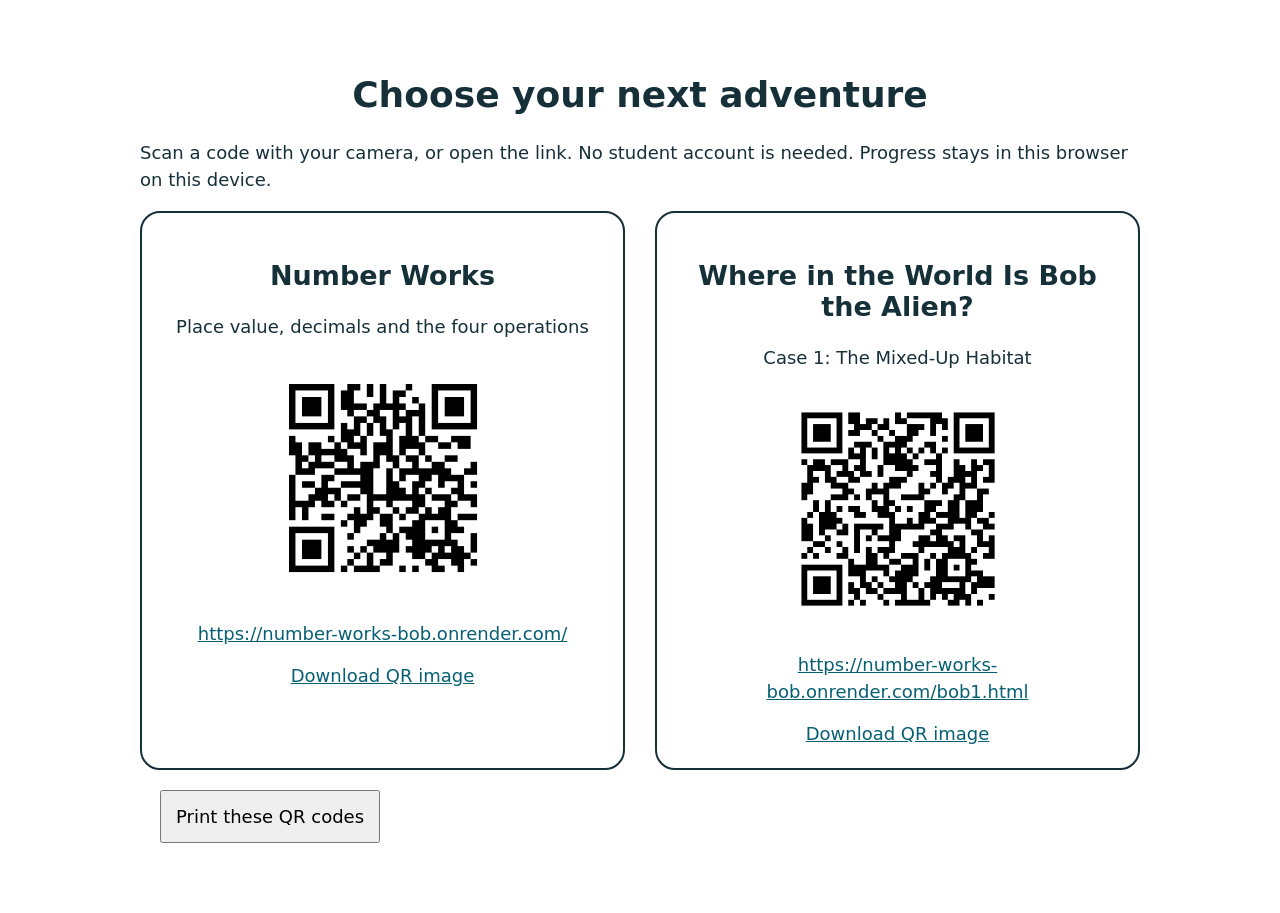
<file: qr.html>
<!doctype html><html lang="en"><head><meta charset="utf-8"><meta name="viewport" content="width=device-width,initial-scale=1"><title>Classroom game QR codes</title><style>body{font:18px system-ui;margin:30px auto;max-width:1000px;color:#163039;padding:20px}h1{text-align:center}.cards{display:flex;gap:30px;flex-wrap:wrap}section{border:2px solid #163039;border-radius:20px;padding:24px;flex:1;min-width:260px;text-align:center}img{width:240px;max-width:100%}a{color:#075f73;overflow-wrap:anywhere}button{padding:14px;font:inherit;margin:20px}p{line-height:1.5}@media print{button{display:none}body{margin:0}section{break-inside:avoid}}</style></head><body><h1>Choose your next adventure</h1><p>Scan a code with your camera, or open the link. No student account is needed. Progress stays in this browser on this device.</p><div class="cards"><section><h2>Number Works</h2><p>Place value, decimals and the four operations</p><img src="Number_Works_QR.png" alt="QR code for Number Works"><p><a href="https://number-works-bob.onrender.com/">https://number-works-bob.onrender.com/</a></p><a href="Number_Works_QR.png" download>Download QR image</a></section><section><h2>Where in the World Is Bob the Alien?</h2><p>Case 1: The Mixed-Up Habitat</p><img src="Bob_Case_1_QR.png" alt="QR code for Where in the World Is Bob the Alien?"><p><a href="https://number-works-bob.onrender.com/bob1.html">https://number-works-bob.onrender.com/bob1.html</a></p><a href="Bob_Case_1_QR.png" download>Download QR image</a></section></div><button onclick="window.print()">Print these QR codes</button></body></html>
</file>
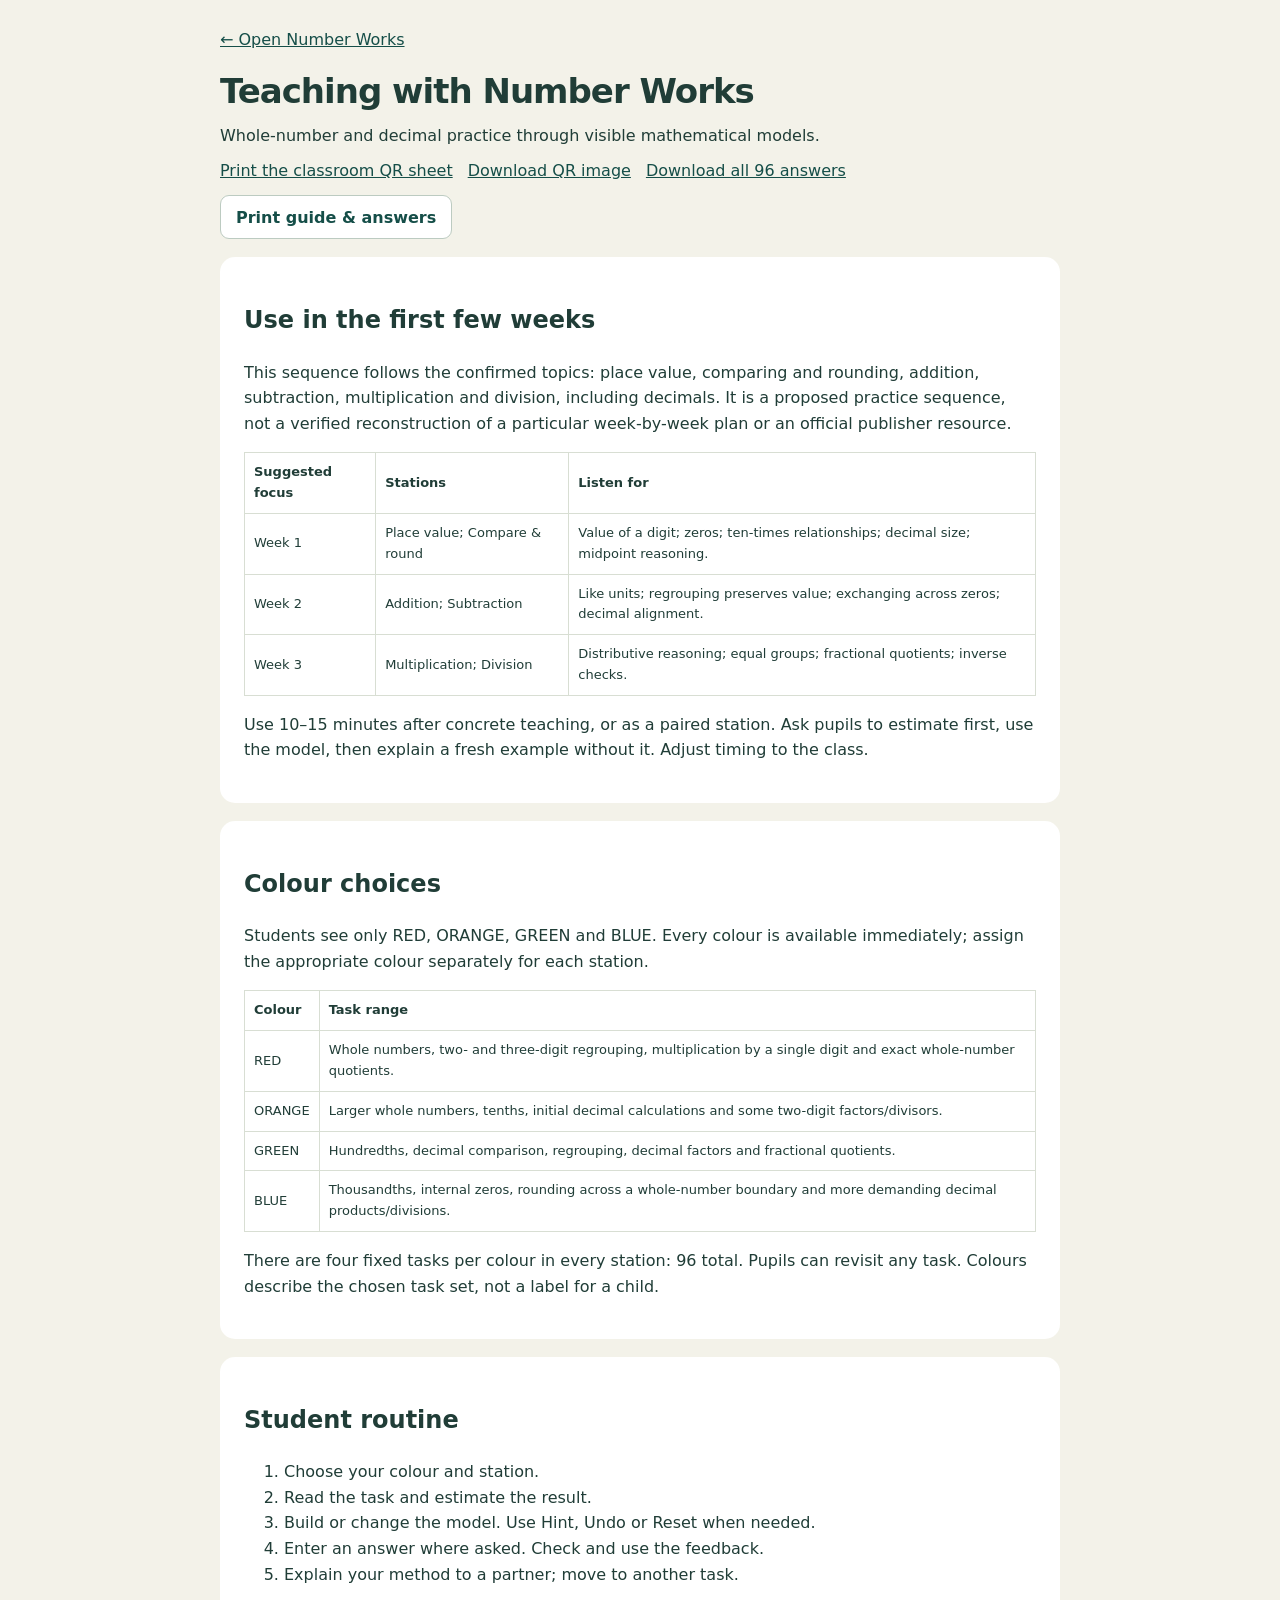
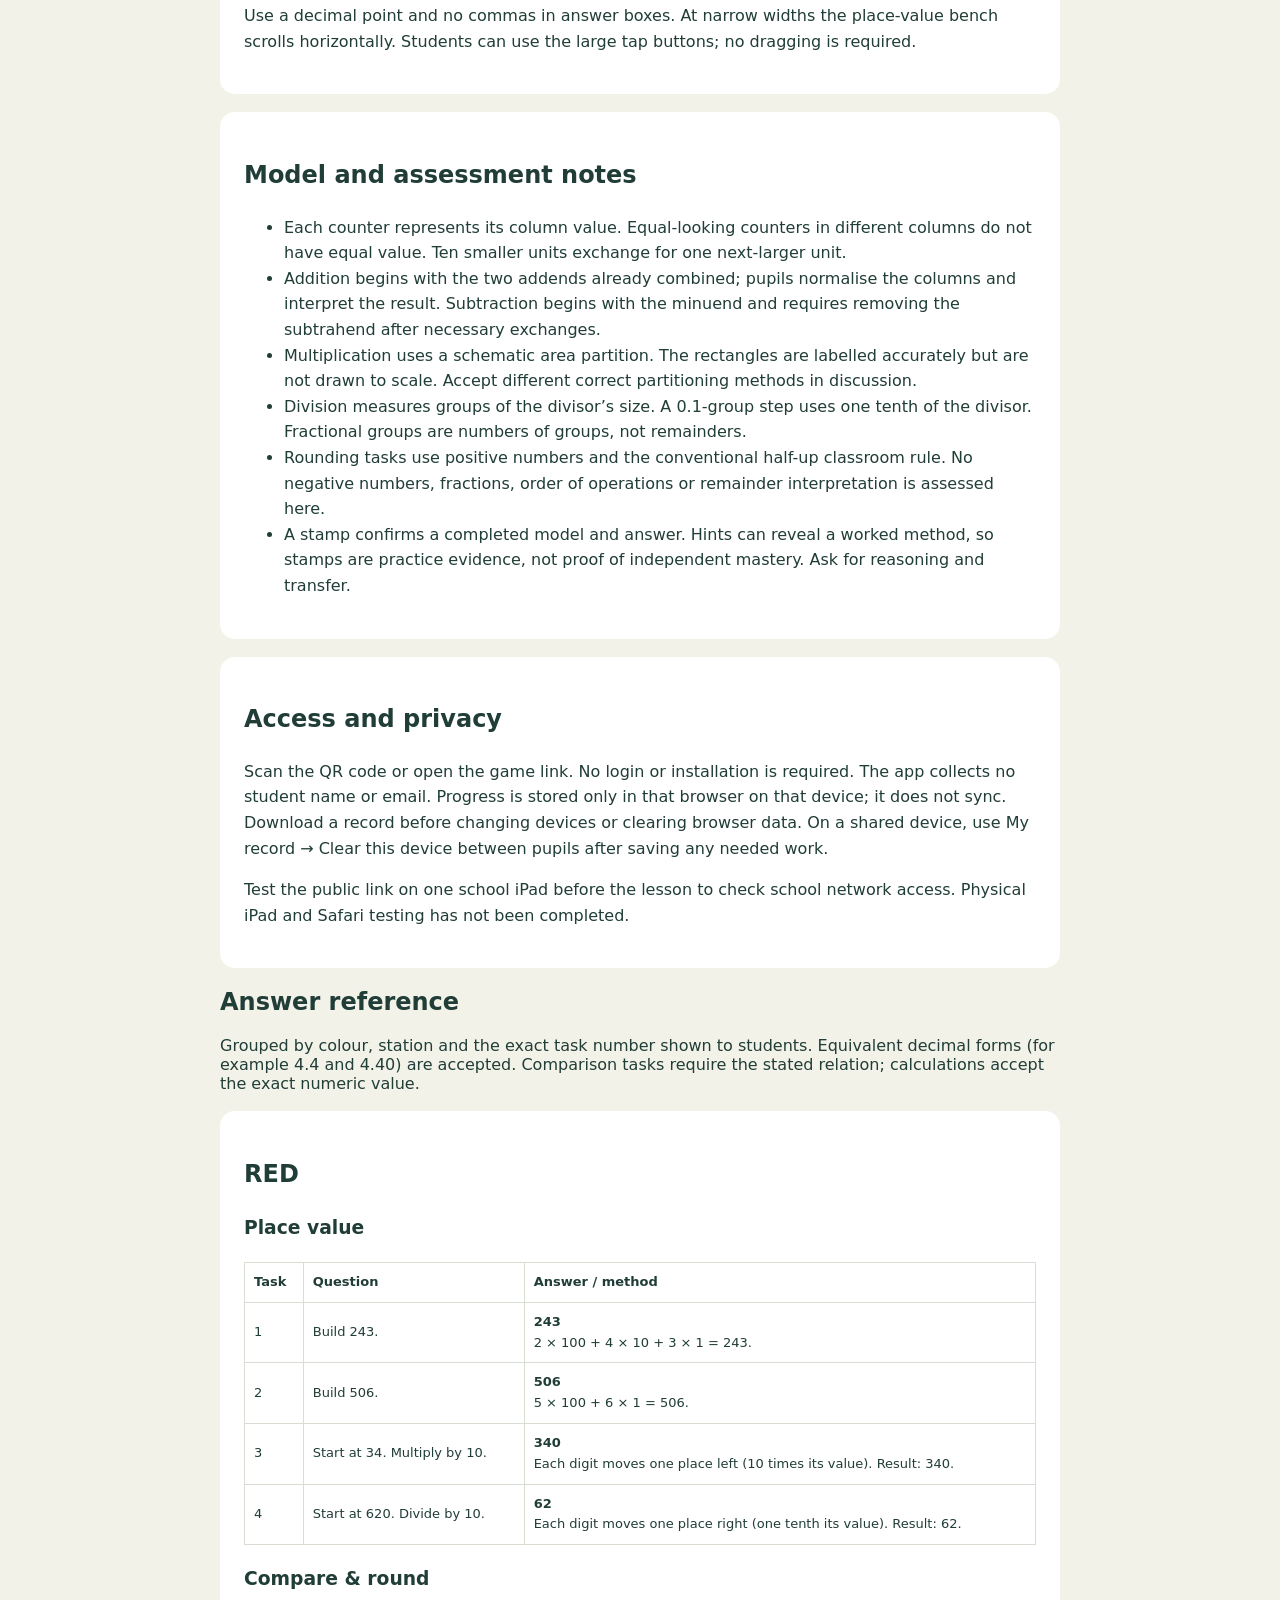
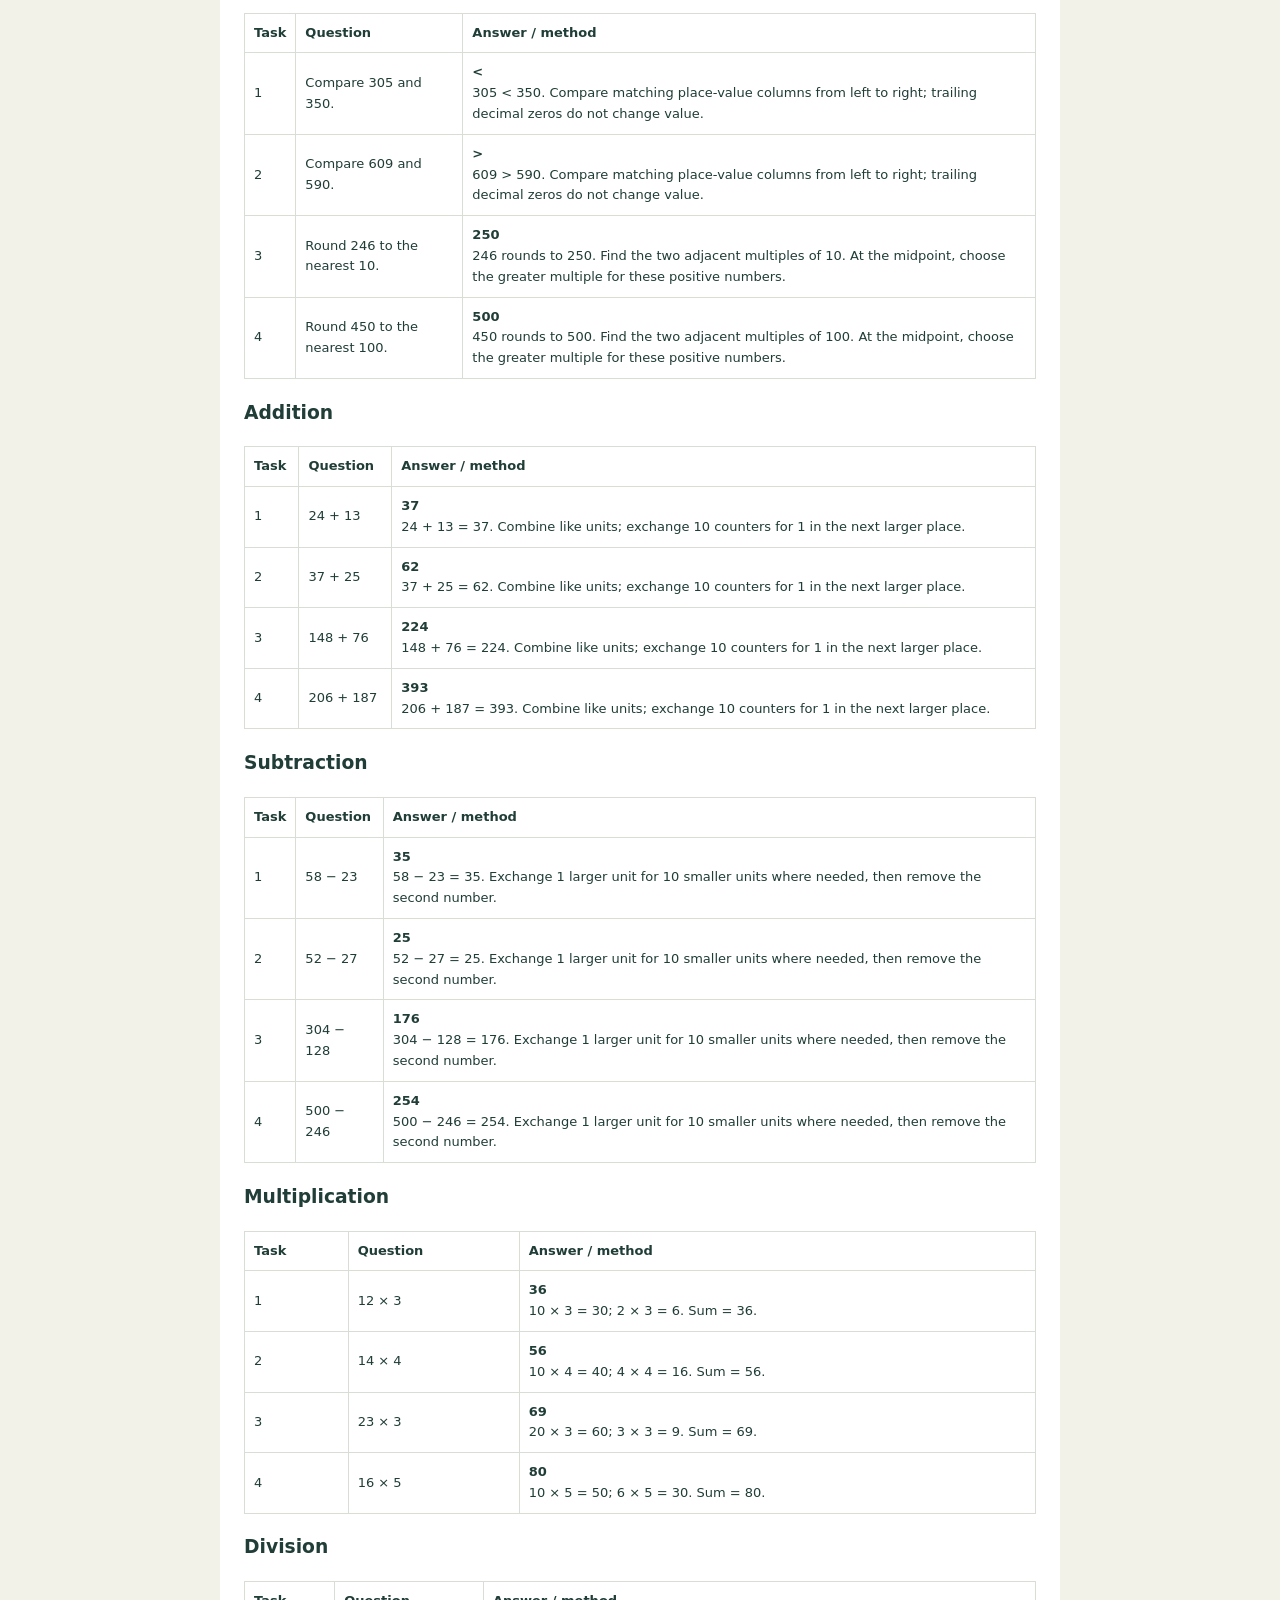
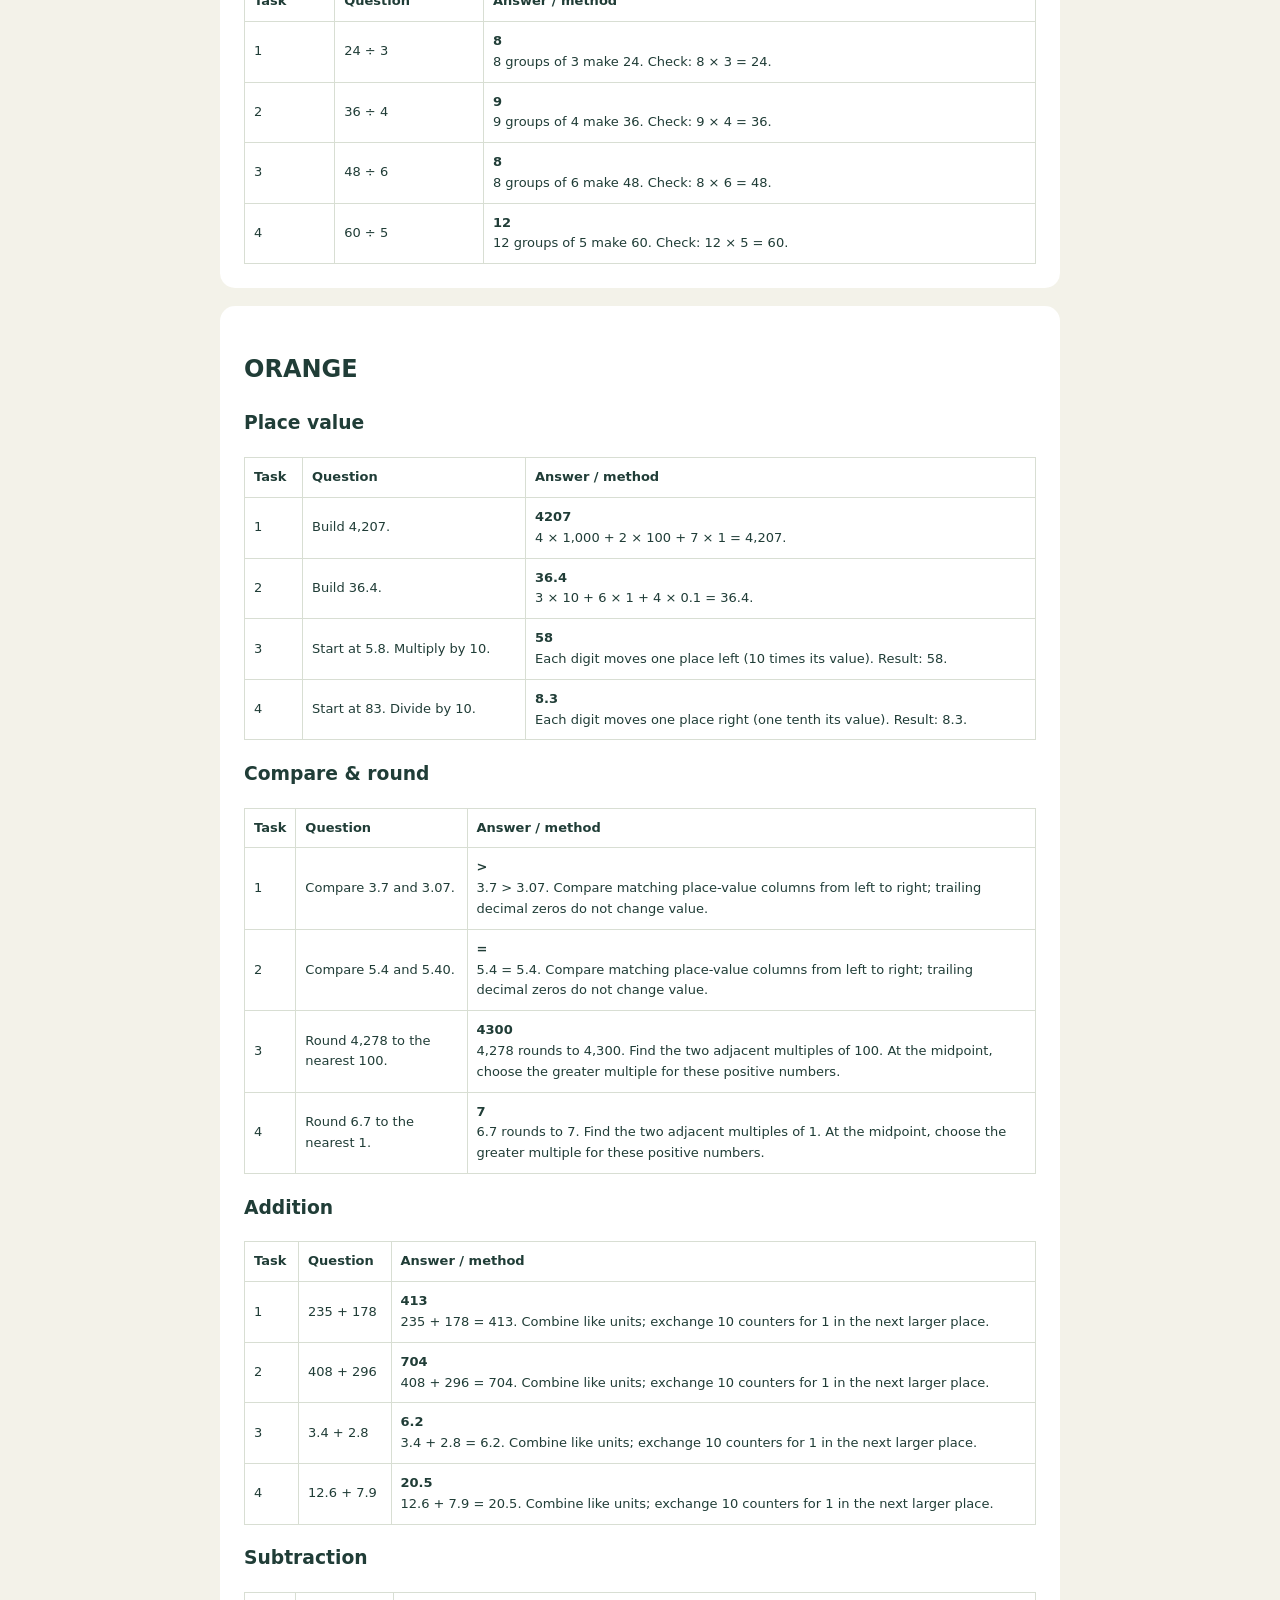
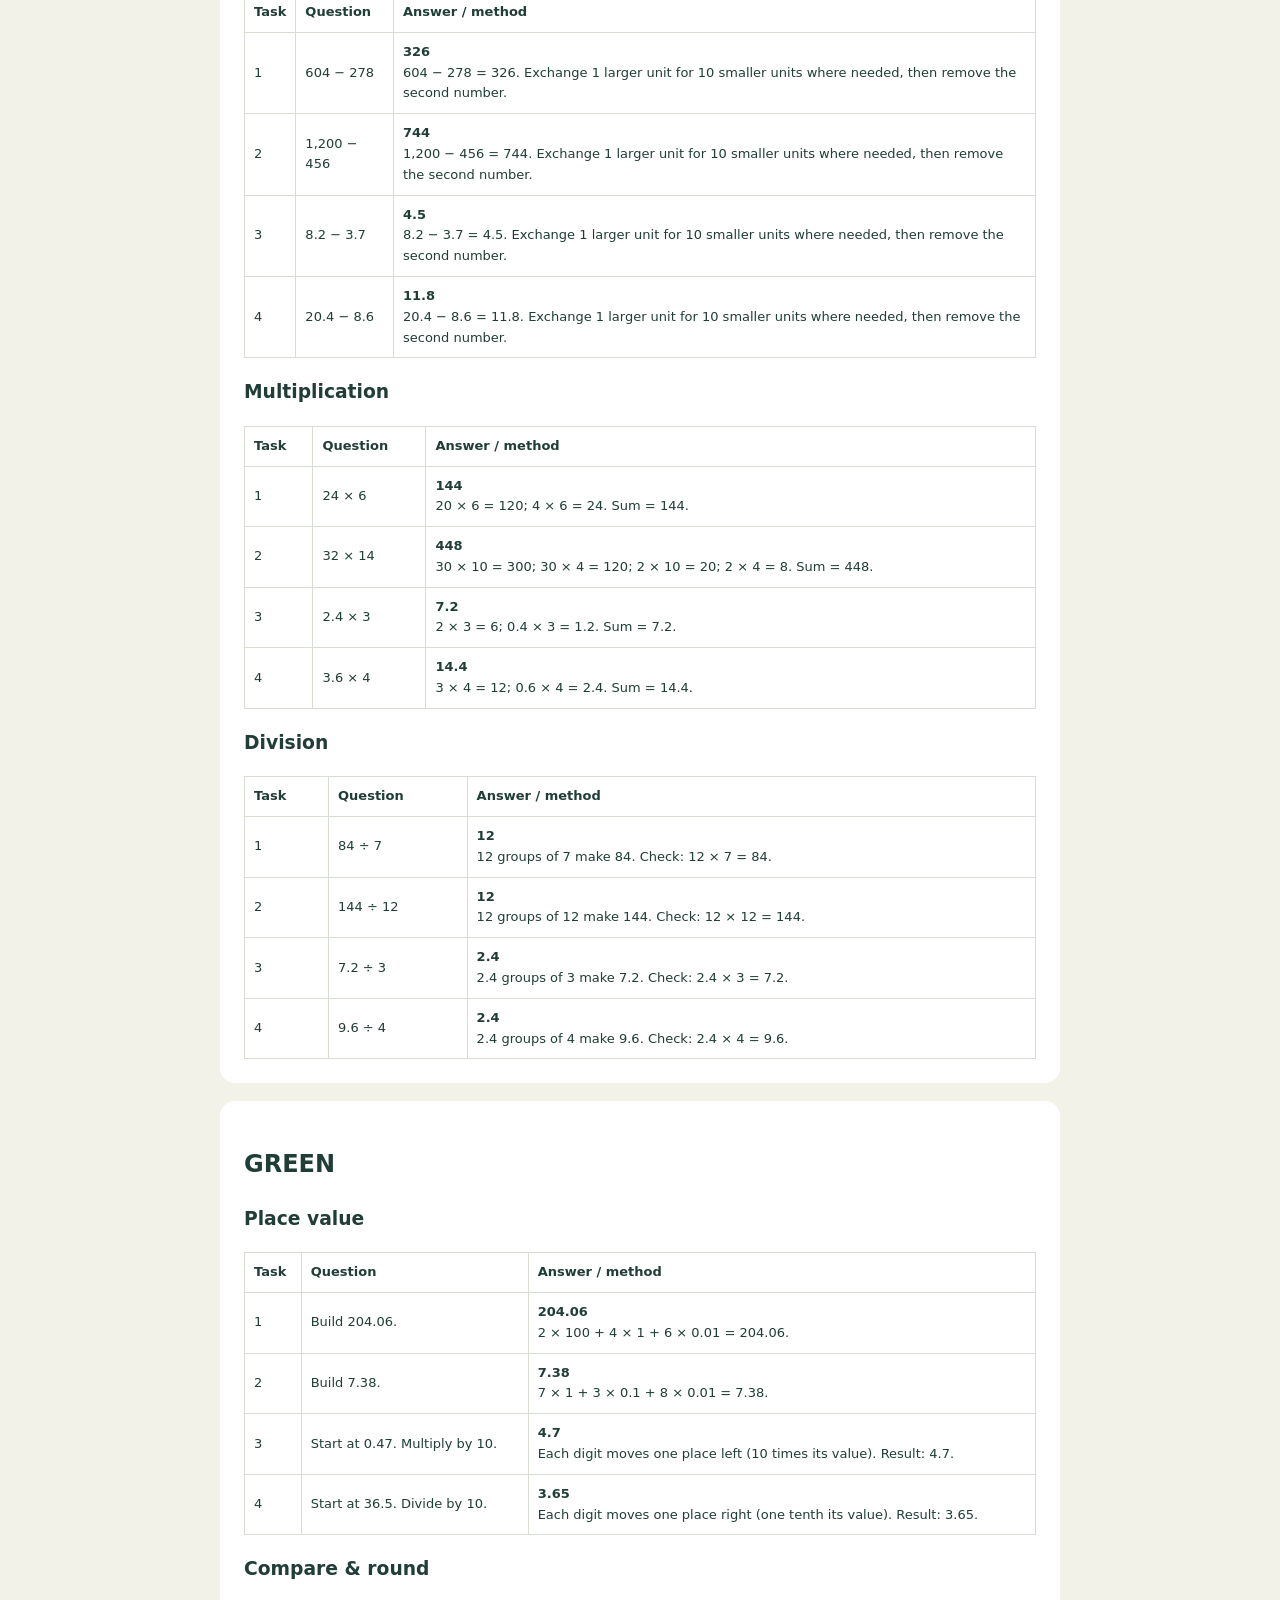
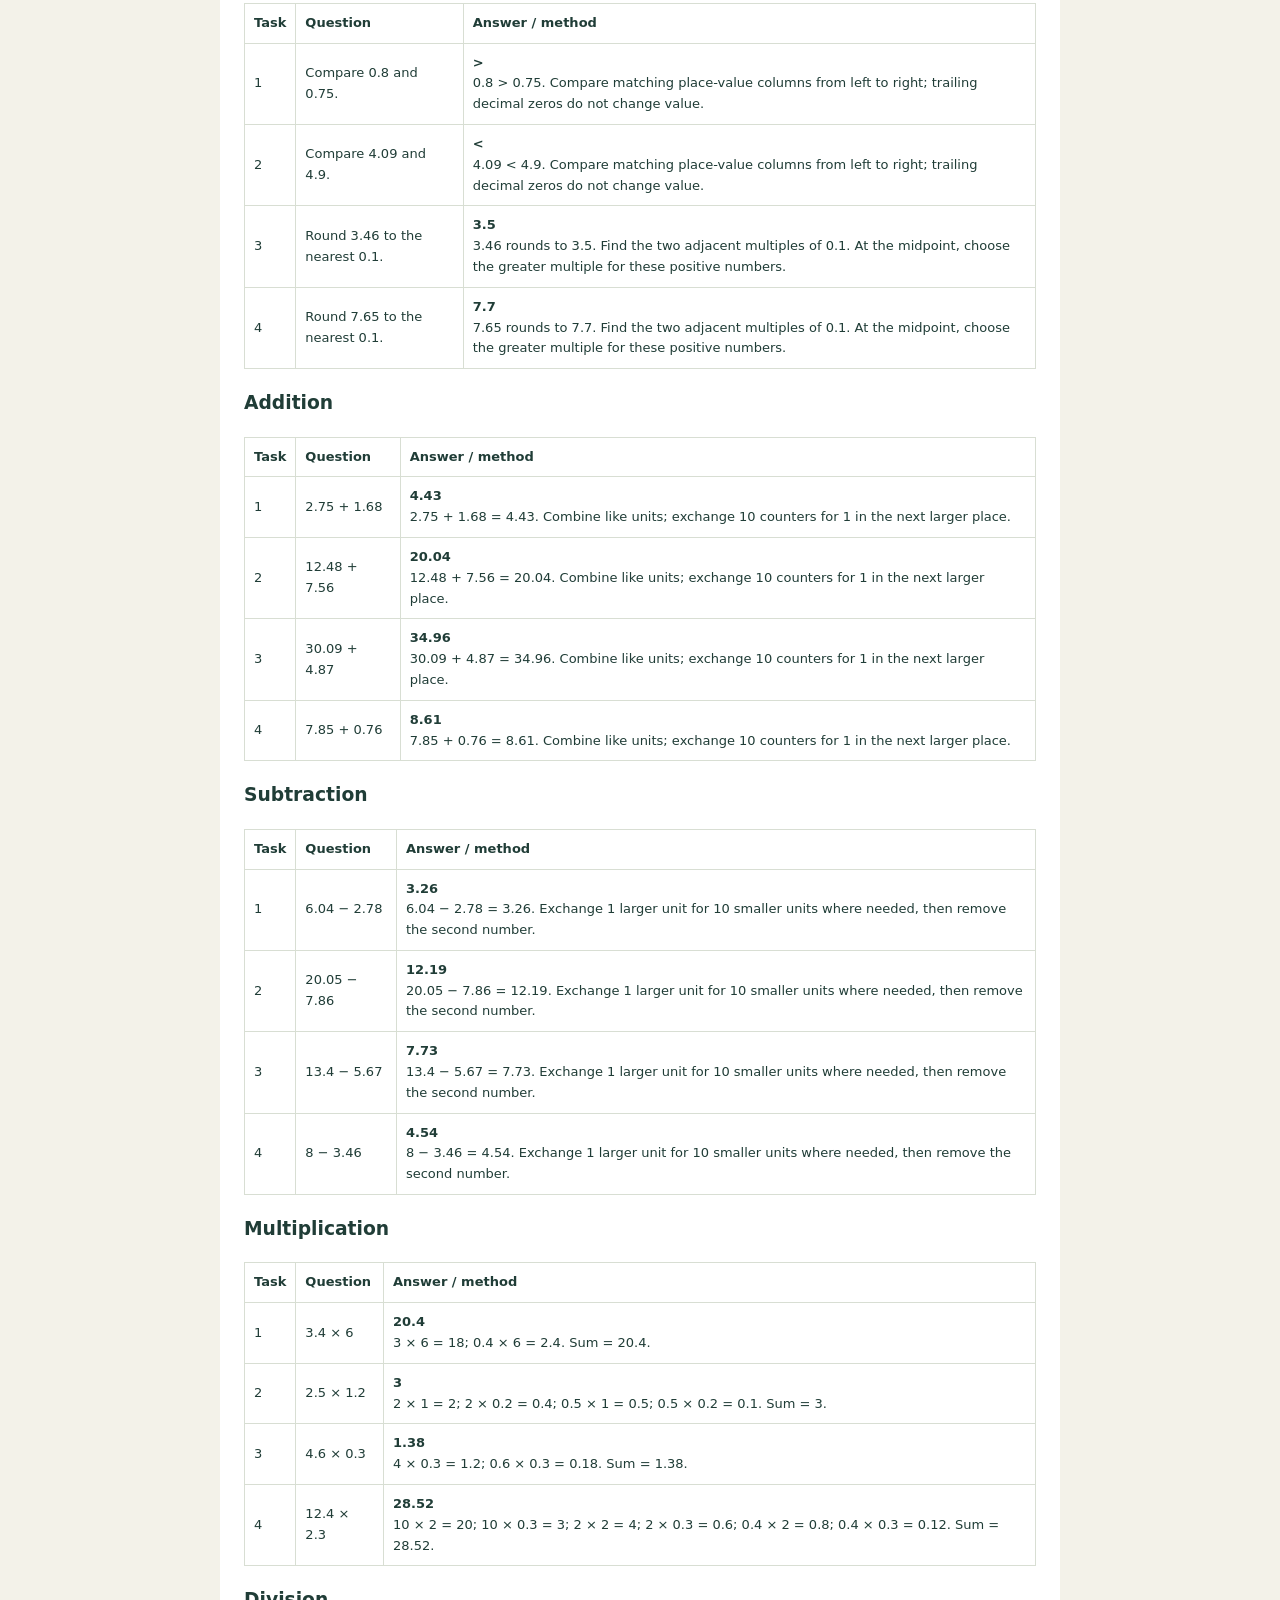
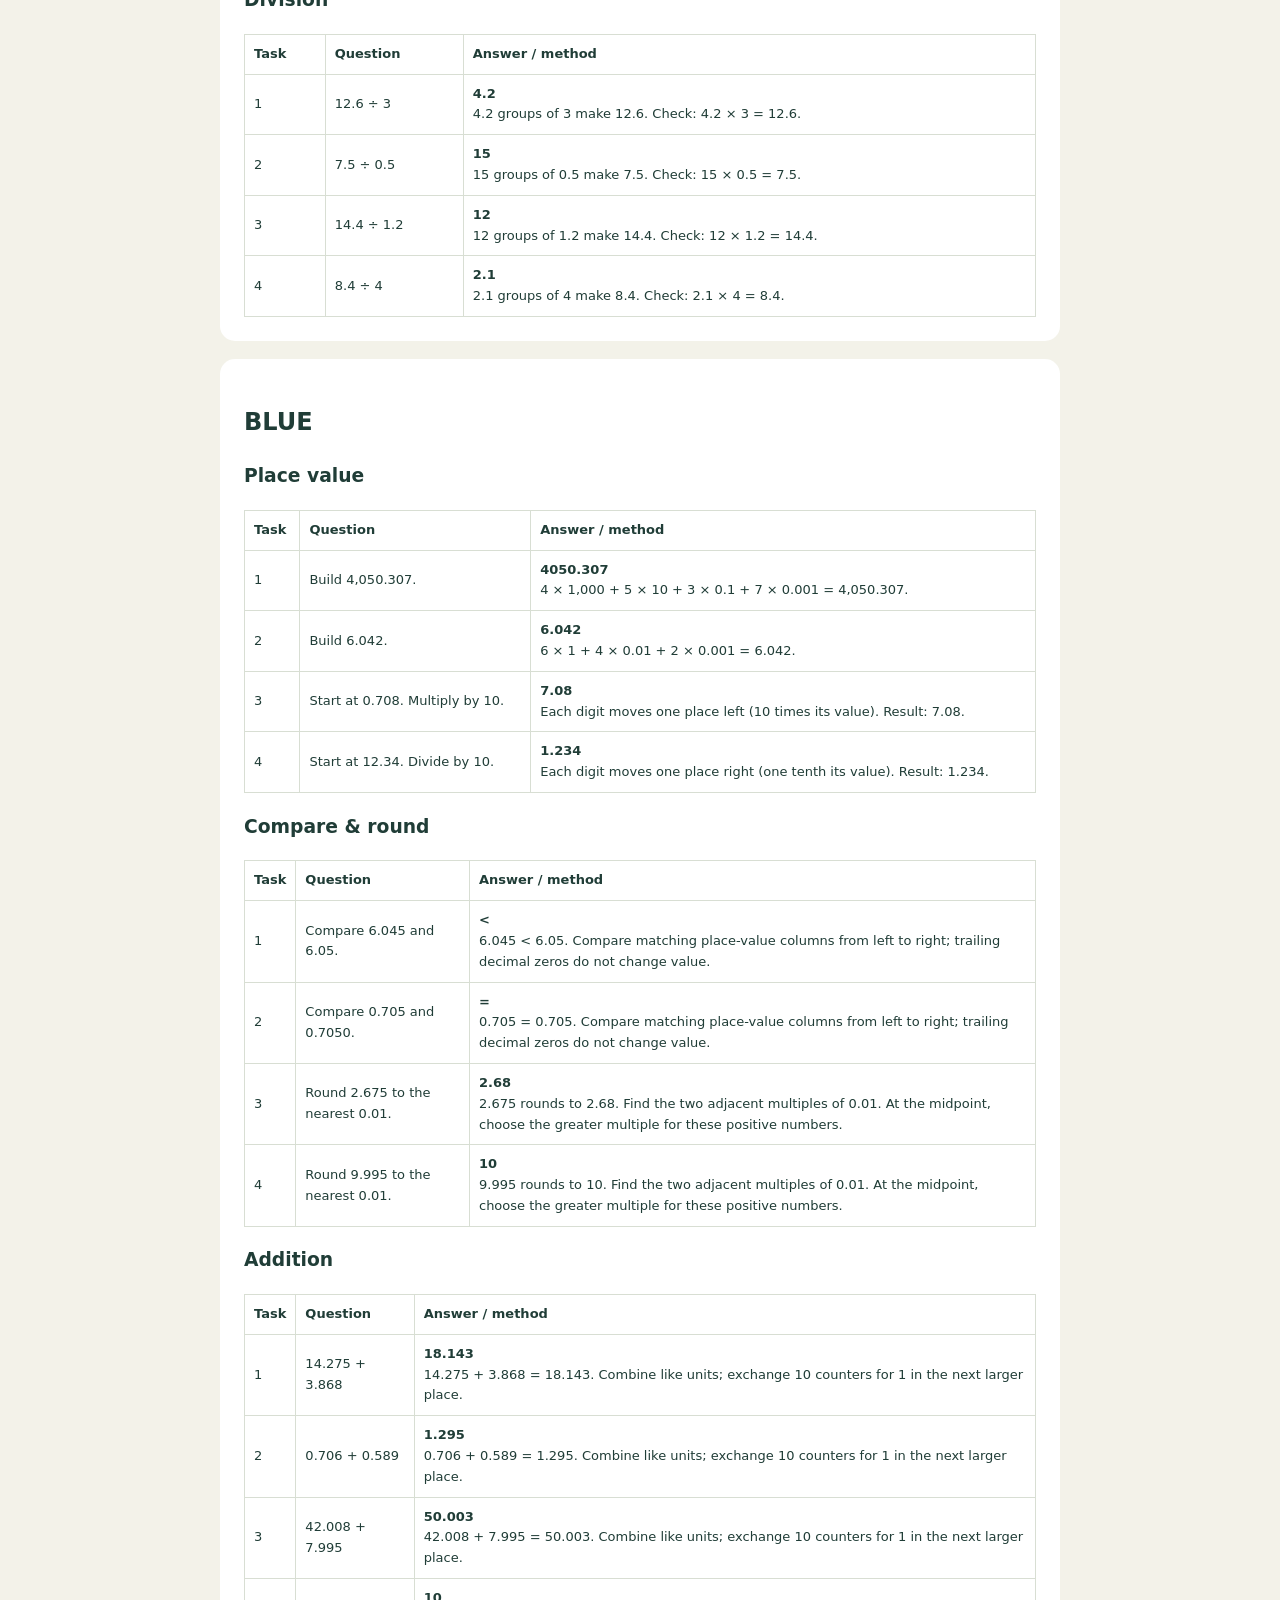
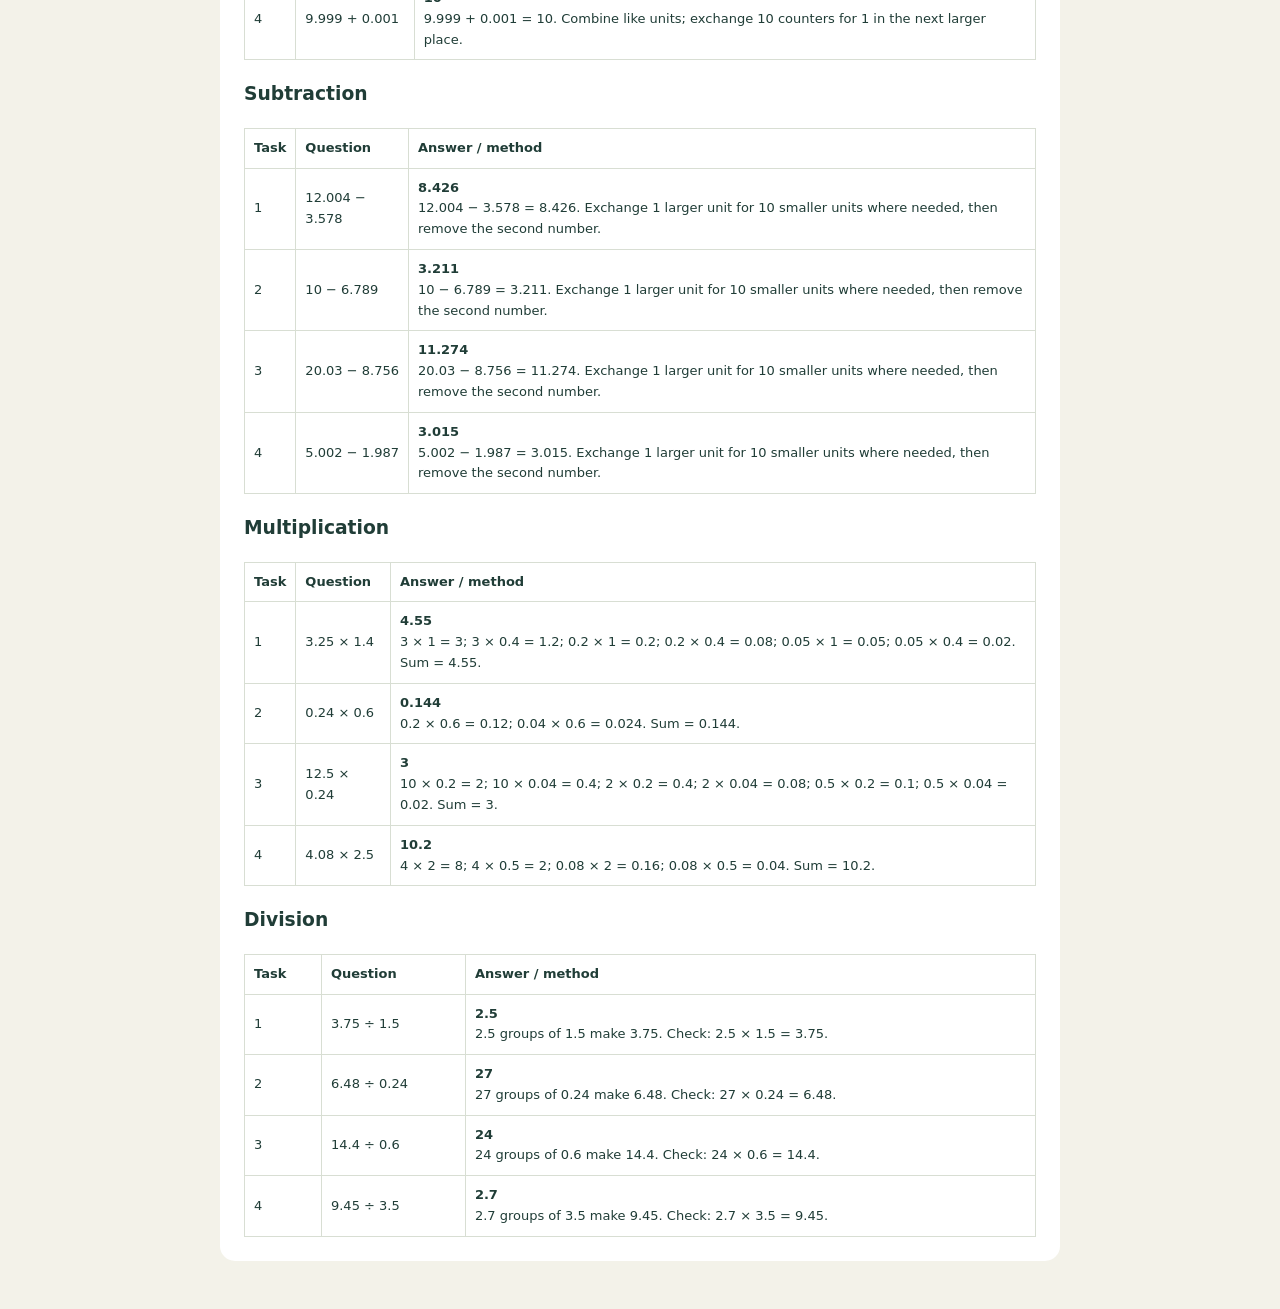
<file: teacher.html>
<!doctype html><html lang="en"><head><meta charset="utf-8"><meta name="viewport" content="width=device-width,initial-scale=1"><title>Number Works · Teacher guide</title><link rel="stylesheet" href="style.css"></head><body><main class="teacher"><a href="./">← Open Number Works</a><h1>Teaching with Number Works</h1><p>Whole-number and decimal practice through visible mathematical models.</p><div class="downloads"><a href="qr.html">Print the classroom QR sheet</a><a href="Number_Works_QR.png" download>Download QR image</a><a href="Number_Works_Answers.csv" download>Download all 96 answers</a><button onclick="window.print()">Print guide & answers</button></div>
<section><h2>Use in the first few weeks</h2><p>This sequence follows the confirmed topics: place value, comparing and rounding, addition, subtraction, multiplication and division, including decimals. It is a proposed practice sequence, not a verified reconstruction of a particular week-by-week plan or an official publisher resource.</p><table><tr><th>Suggested focus</th><th>Stations</th><th>Listen for</th></tr><tr><td>Week 1</td><td>Place value; Compare & round</td><td>Value of a digit; zeros; ten-times relationships; decimal size; midpoint reasoning.</td></tr><tr><td>Week 2</td><td>Addition; Subtraction</td><td>Like units; regrouping preserves value; exchanging across zeros; decimal alignment.</td></tr><tr><td>Week 3</td><td>Multiplication; Division</td><td>Distributive reasoning; equal groups; fractional quotients; inverse checks.</td></tr></table><p>Use 10–15 minutes after concrete teaching, or as a paired station. Ask pupils to estimate first, use the model, then explain a fresh example without it. Adjust timing to the class.</p></section>
<section><h2>Colour choices</h2><p>Students see only RED, ORANGE, GREEN and BLUE. Every colour is available immediately; assign the appropriate colour separately for each station.</p><table><tr><th>Colour</th><th>Task range</th></tr><tr><td>RED</td><td>Whole numbers, two- and three-digit regrouping, multiplication by a single digit and exact whole-number quotients.</td></tr><tr><td>ORANGE</td><td>Larger whole numbers, tenths, initial decimal calculations and some two-digit factors/divisors.</td></tr><tr><td>GREEN</td><td>Hundredths, decimal comparison, regrouping, decimal factors and fractional quotients.</td></tr><tr><td>BLUE</td><td>Thousandths, internal zeros, rounding across a whole-number boundary and more demanding decimal products/divisions.</td></tr></table><p>There are four fixed tasks per colour in every station: 96 total. Pupils can revisit any task. Colours describe the chosen task set, not a label for a child.</p></section>
<section><h2>Student routine</h2><ol><li>Choose your colour and station.</li><li>Read the task and estimate the result.</li><li>Build or change the model. Use Hint, Undo or Reset when needed.</li><li>Enter an answer where asked. Check and use the feedback.</li><li>Explain your method to a partner; move to another task.</li></ol><p>Use a decimal point and no commas in answer boxes. At narrow widths the place-value bench scrolls horizontally. Students can use the large tap buttons; no dragging is required.</p></section>
<section><h2>Model and assessment notes</h2><ul><li>Each counter represents its column value. Equal-looking counters in different columns do not have equal value. Ten smaller units exchange for one next-larger unit.</li><li>Addition begins with the two addends already combined; pupils normalise the columns and interpret the result. Subtraction begins with the minuend and requires removing the subtrahend after necessary exchanges.</li><li>Multiplication uses a schematic area partition. The rectangles are labelled accurately but are not drawn to scale. Accept different correct partitioning methods in discussion.</li><li>Division measures groups of the divisor’s size. A 0.1-group step uses one tenth of the divisor. Fractional groups are numbers of groups, not remainders.</li><li>Rounding tasks use positive numbers and the conventional half-up classroom rule. No negative numbers, fractions, order of operations or remainder interpretation is assessed here.</li><li>A stamp confirms a completed model and answer. Hints can reveal a worked method, so stamps are practice evidence, not proof of independent mastery. Ask for reasoning and transfer.</li></ul></section>
<section><h2>Access and privacy</h2><p>Scan the QR code or open the game link. No login or installation is required. The app collects no student name or email. Progress is stored only in that browser on that device; it does not sync. Download a record before changing devices or clearing browser data. On a shared device, use My record → Clear this device between pupils after saving any needed work.</p><p>Test the public link on one school iPad before the lesson to check school network access. Physical iPad and Safari testing has not been completed.</p></section><h2>Answer reference</h2><p>Grouped by colour, station and the exact task number shown to students. Equivalent decimal forms (for example 4.4 and 4.40) are accepted. Comparison tasks require the stated relation; calculations accept the exact numeric value.</p><section><h2>RED</h2><h3>Place value</h3><table><tr><th>Task</th><th>Question</th><th>Answer / method</th></tr><tr><td>1</td><td>Build 243.</td><td><strong>243</strong><br>2 × 100 + 4 × 10 + 3 × 1 = 243.</td></tr><tr><td>2</td><td>Build 506.</td><td><strong>506</strong><br>5 × 100 + 6 × 1 = 506.</td></tr><tr><td>3</td><td>Start at 34. Multiply by 10.</td><td><strong>340</strong><br>Each digit moves one place left (10 times its value). Result: 340.</td></tr><tr><td>4</td><td>Start at 620. Divide by 10.</td><td><strong>62</strong><br>Each digit moves one place right (one tenth its value). Result: 62.</td></tr></table><h3>Compare & round</h3><table><tr><th>Task</th><th>Question</th><th>Answer / method</th></tr><tr><td>1</td><td>Compare 305 and 350.</td><td><strong>&lt;</strong><br>305 &lt; 350. Compare matching place-value columns from left to right; trailing decimal zeros do not change value.</td></tr><tr><td>2</td><td>Compare 609 and 590.</td><td><strong>&gt;</strong><br>609 &gt; 590. Compare matching place-value columns from left to right; trailing decimal zeros do not change value.</td></tr><tr><td>3</td><td>Round 246 to the nearest 10.</td><td><strong>250</strong><br>246 rounds to 250. Find the two adjacent multiples of 10. At the midpoint, choose the greater multiple for these positive numbers.</td></tr><tr><td>4</td><td>Round 450 to the nearest 100.</td><td><strong>500</strong><br>450 rounds to 500. Find the two adjacent multiples of 100. At the midpoint, choose the greater multiple for these positive numbers.</td></tr></table><h3>Addition</h3><table><tr><th>Task</th><th>Question</th><th>Answer / method</th></tr><tr><td>1</td><td>24 + 13</td><td><strong>37</strong><br>24 + 13 = 37. Combine like units; exchange 10 counters for 1 in the next larger place.</td></tr><tr><td>2</td><td>37 + 25</td><td><strong>62</strong><br>37 + 25 = 62. Combine like units; exchange 10 counters for 1 in the next larger place.</td></tr><tr><td>3</td><td>148 + 76</td><td><strong>224</strong><br>148 + 76 = 224. Combine like units; exchange 10 counters for 1 in the next larger place.</td></tr><tr><td>4</td><td>206 + 187</td><td><strong>393</strong><br>206 + 187 = 393. Combine like units; exchange 10 counters for 1 in the next larger place.</td></tr></table><h3>Subtraction</h3><table><tr><th>Task</th><th>Question</th><th>Answer / method</th></tr><tr><td>1</td><td>58 − 23</td><td><strong>35</strong><br>58 − 23 = 35. Exchange 1 larger unit for 10 smaller units where needed, then remove the second number.</td></tr><tr><td>2</td><td>52 − 27</td><td><strong>25</strong><br>52 − 27 = 25. Exchange 1 larger unit for 10 smaller units where needed, then remove the second number.</td></tr><tr><td>3</td><td>304 − 128</td><td><strong>176</strong><br>304 − 128 = 176. Exchange 1 larger unit for 10 smaller units where needed, then remove the second number.</td></tr><tr><td>4</td><td>500 − 246</td><td><strong>254</strong><br>500 − 246 = 254. Exchange 1 larger unit for 10 smaller units where needed, then remove the second number.</td></tr></table><h3>Multiplication</h3><table><tr><th>Task</th><th>Question</th><th>Answer / method</th></tr><tr><td>1</td><td>12 × 3</td><td><strong>36</strong><br>10 × 3 = 30; 2 × 3 = 6. Sum = 36.</td></tr><tr><td>2</td><td>14 × 4</td><td><strong>56</strong><br>10 × 4 = 40; 4 × 4 = 16. Sum = 56.</td></tr><tr><td>3</td><td>23 × 3</td><td><strong>69</strong><br>20 × 3 = 60; 3 × 3 = 9. Sum = 69.</td></tr><tr><td>4</td><td>16 × 5</td><td><strong>80</strong><br>10 × 5 = 50; 6 × 5 = 30. Sum = 80.</td></tr></table><h3>Division</h3><table><tr><th>Task</th><th>Question</th><th>Answer / method</th></tr><tr><td>1</td><td>24 ÷ 3</td><td><strong>8</strong><br>8 groups of 3 make 24. Check: 8 × 3 = 24.</td></tr><tr><td>2</td><td>36 ÷ 4</td><td><strong>9</strong><br>9 groups of 4 make 36. Check: 9 × 4 = 36.</td></tr><tr><td>3</td><td>48 ÷ 6</td><td><strong>8</strong><br>8 groups of 6 make 48. Check: 8 × 6 = 48.</td></tr><tr><td>4</td><td>60 ÷ 5</td><td><strong>12</strong><br>12 groups of 5 make 60. Check: 12 × 5 = 60.</td></tr></table></section><section><h2>ORANGE</h2><h3>Place value</h3><table><tr><th>Task</th><th>Question</th><th>Answer / method</th></tr><tr><td>1</td><td>Build 4,207.</td><td><strong>4207</strong><br>4 × 1,000 + 2 × 100 + 7 × 1 = 4,207.</td></tr><tr><td>2</td><td>Build 36.4.</td><td><strong>36.4</strong><br>3 × 10 + 6 × 1 + 4 × 0.1 = 36.4.</td></tr><tr><td>3</td><td>Start at 5.8. Multiply by 10.</td><td><strong>58</strong><br>Each digit moves one place left (10 times its value). Result: 58.</td></tr><tr><td>4</td><td>Start at 83. Divide by 10.</td><td><strong>8.3</strong><br>Each digit moves one place right (one tenth its value). Result: 8.3.</td></tr></table><h3>Compare & round</h3><table><tr><th>Task</th><th>Question</th><th>Answer / method</th></tr><tr><td>1</td><td>Compare 3.7 and 3.07.</td><td><strong>&gt;</strong><br>3.7 &gt; 3.07. Compare matching place-value columns from left to right; trailing decimal zeros do not change value.</td></tr><tr><td>2</td><td>Compare 5.4 and 5.40.</td><td><strong>=</strong><br>5.4 = 5.4. Compare matching place-value columns from left to right; trailing decimal zeros do not change value.</td></tr><tr><td>3</td><td>Round 4,278 to the nearest 100.</td><td><strong>4300</strong><br>4,278 rounds to 4,300. Find the two adjacent multiples of 100. At the midpoint, choose the greater multiple for these positive numbers.</td></tr><tr><td>4</td><td>Round 6.7 to the nearest 1.</td><td><strong>7</strong><br>6.7 rounds to 7. Find the two adjacent multiples of 1. At the midpoint, choose the greater multiple for these positive numbers.</td></tr></table><h3>Addition</h3><table><tr><th>Task</th><th>Question</th><th>Answer / method</th></tr><tr><td>1</td><td>235 + 178</td><td><strong>413</strong><br>235 + 178 = 413. Combine like units; exchange 10 counters for 1 in the next larger place.</td></tr><tr><td>2</td><td>408 + 296</td><td><strong>704</strong><br>408 + 296 = 704. Combine like units; exchange 10 counters for 1 in the next larger place.</td></tr><tr><td>3</td><td>3.4 + 2.8</td><td><strong>6.2</strong><br>3.4 + 2.8 = 6.2. Combine like units; exchange 10 counters for 1 in the next larger place.</td></tr><tr><td>4</td><td>12.6 + 7.9</td><td><strong>20.5</strong><br>12.6 + 7.9 = 20.5. Combine like units; exchange 10 counters for 1 in the next larger place.</td></tr></table><h3>Subtraction</h3><table><tr><th>Task</th><th>Question</th><th>Answer / method</th></tr><tr><td>1</td><td>604 − 278</td><td><strong>326</strong><br>604 − 278 = 326. Exchange 1 larger unit for 10 smaller units where needed, then remove the second number.</td></tr><tr><td>2</td><td>1,200 − 456</td><td><strong>744</strong><br>1,200 − 456 = 744. Exchange 1 larger unit for 10 smaller units where needed, then remove the second number.</td></tr><tr><td>3</td><td>8.2 − 3.7</td><td><strong>4.5</strong><br>8.2 − 3.7 = 4.5. Exchange 1 larger unit for 10 smaller units where needed, then remove the second number.</td></tr><tr><td>4</td><td>20.4 − 8.6</td><td><strong>11.8</strong><br>20.4 − 8.6 = 11.8. Exchange 1 larger unit for 10 smaller units where needed, then remove the second number.</td></tr></table><h3>Multiplication</h3><table><tr><th>Task</th><th>Question</th><th>Answer / method</th></tr><tr><td>1</td><td>24 × 6</td><td><strong>144</strong><br>20 × 6 = 120; 4 × 6 = 24. Sum = 144.</td></tr><tr><td>2</td><td>32 × 14</td><td><strong>448</strong><br>30 × 10 = 300; 30 × 4 = 120; 2 × 10 = 20; 2 × 4 = 8. Sum = 448.</td></tr><tr><td>3</td><td>2.4 × 3</td><td><strong>7.2</strong><br>2 × 3 = 6; 0.4 × 3 = 1.2. Sum = 7.2.</td></tr><tr><td>4</td><td>3.6 × 4</td><td><strong>14.4</strong><br>3 × 4 = 12; 0.6 × 4 = 2.4. Sum = 14.4.</td></tr></table><h3>Division</h3><table><tr><th>Task</th><th>Question</th><th>Answer / method</th></tr><tr><td>1</td><td>84 ÷ 7</td><td><strong>12</strong><br>12 groups of 7 make 84. Check: 12 × 7 = 84.</td></tr><tr><td>2</td><td>144 ÷ 12</td><td><strong>12</strong><br>12 groups of 12 make 144. Check: 12 × 12 = 144.</td></tr><tr><td>3</td><td>7.2 ÷ 3</td><td><strong>2.4</strong><br>2.4 groups of 3 make 7.2. Check: 2.4 × 3 = 7.2.</td></tr><tr><td>4</td><td>9.6 ÷ 4</td><td><strong>2.4</strong><br>2.4 groups of 4 make 9.6. Check: 2.4 × 4 = 9.6.</td></tr></table></section><section><h2>GREEN</h2><h3>Place value</h3><table><tr><th>Task</th><th>Question</th><th>Answer / method</th></tr><tr><td>1</td><td>Build 204.06.</td><td><strong>204.06</strong><br>2 × 100 + 4 × 1 + 6 × 0.01 = 204.06.</td></tr><tr><td>2</td><td>Build 7.38.</td><td><strong>7.38</strong><br>7 × 1 + 3 × 0.1 + 8 × 0.01 = 7.38.</td></tr><tr><td>3</td><td>Start at 0.47. Multiply by 10.</td><td><strong>4.7</strong><br>Each digit moves one place left (10 times its value). Result: 4.7.</td></tr><tr><td>4</td><td>Start at 36.5. Divide by 10.</td><td><strong>3.65</strong><br>Each digit moves one place right (one tenth its value). Result: 3.65.</td></tr></table><h3>Compare & round</h3><table><tr><th>Task</th><th>Question</th><th>Answer / method</th></tr><tr><td>1</td><td>Compare 0.8 and 0.75.</td><td><strong>&gt;</strong><br>0.8 &gt; 0.75. Compare matching place-value columns from left to right; trailing decimal zeros do not change value.</td></tr><tr><td>2</td><td>Compare 4.09 and 4.9.</td><td><strong>&lt;</strong><br>4.09 &lt; 4.9. Compare matching place-value columns from left to right; trailing decimal zeros do not change value.</td></tr><tr><td>3</td><td>Round 3.46 to the nearest 0.1.</td><td><strong>3.5</strong><br>3.46 rounds to 3.5. Find the two adjacent multiples of 0.1. At the midpoint, choose the greater multiple for these positive numbers.</td></tr><tr><td>4</td><td>Round 7.65 to the nearest 0.1.</td><td><strong>7.7</strong><br>7.65 rounds to 7.7. Find the two adjacent multiples of 0.1. At the midpoint, choose the greater multiple for these positive numbers.</td></tr></table><h3>Addition</h3><table><tr><th>Task</th><th>Question</th><th>Answer / method</th></tr><tr><td>1</td><td>2.75 + 1.68</td><td><strong>4.43</strong><br>2.75 + 1.68 = 4.43. Combine like units; exchange 10 counters for 1 in the next larger place.</td></tr><tr><td>2</td><td>12.48 + 7.56</td><td><strong>20.04</strong><br>12.48 + 7.56 = 20.04. Combine like units; exchange 10 counters for 1 in the next larger place.</td></tr><tr><td>3</td><td>30.09 + 4.87</td><td><strong>34.96</strong><br>30.09 + 4.87 = 34.96. Combine like units; exchange 10 counters for 1 in the next larger place.</td></tr><tr><td>4</td><td>7.85 + 0.76</td><td><strong>8.61</strong><br>7.85 + 0.76 = 8.61. Combine like units; exchange 10 counters for 1 in the next larger place.</td></tr></table><h3>Subtraction</h3><table><tr><th>Task</th><th>Question</th><th>Answer / method</th></tr><tr><td>1</td><td>6.04 − 2.78</td><td><strong>3.26</strong><br>6.04 − 2.78 = 3.26. Exchange 1 larger unit for 10 smaller units where needed, then remove the second number.</td></tr><tr><td>2</td><td>20.05 − 7.86</td><td><strong>12.19</strong><br>20.05 − 7.86 = 12.19. Exchange 1 larger unit for 10 smaller units where needed, then remove the second number.</td></tr><tr><td>3</td><td>13.4 − 5.67</td><td><strong>7.73</strong><br>13.4 − 5.67 = 7.73. Exchange 1 larger unit for 10 smaller units where needed, then remove the second number.</td></tr><tr><td>4</td><td>8 − 3.46</td><td><strong>4.54</strong><br>8 − 3.46 = 4.54. Exchange 1 larger unit for 10 smaller units where needed, then remove the second number.</td></tr></table><h3>Multiplication</h3><table><tr><th>Task</th><th>Question</th><th>Answer / method</th></tr><tr><td>1</td><td>3.4 × 6</td><td><strong>20.4</strong><br>3 × 6 = 18; 0.4 × 6 = 2.4. Sum = 20.4.</td></tr><tr><td>2</td><td>2.5 × 1.2</td><td><strong>3</strong><br>2 × 1 = 2; 2 × 0.2 = 0.4; 0.5 × 1 = 0.5; 0.5 × 0.2 = 0.1. Sum = 3.</td></tr><tr><td>3</td><td>4.6 × 0.3</td><td><strong>1.38</strong><br>4 × 0.3 = 1.2; 0.6 × 0.3 = 0.18. Sum = 1.38.</td></tr><tr><td>4</td><td>12.4 × 2.3</td><td><strong>28.52</strong><br>10 × 2 = 20; 10 × 0.3 = 3; 2 × 2 = 4; 2 × 0.3 = 0.6; 0.4 × 2 = 0.8; 0.4 × 0.3 = 0.12. Sum = 28.52.</td></tr></table><h3>Division</h3><table><tr><th>Task</th><th>Question</th><th>Answer / method</th></tr><tr><td>1</td><td>12.6 ÷ 3</td><td><strong>4.2</strong><br>4.2 groups of 3 make 12.6. Check: 4.2 × 3 = 12.6.</td></tr><tr><td>2</td><td>7.5 ÷ 0.5</td><td><strong>15</strong><br>15 groups of 0.5 make 7.5. Check: 15 × 0.5 = 7.5.</td></tr><tr><td>3</td><td>14.4 ÷ 1.2</td><td><strong>12</strong><br>12 groups of 1.2 make 14.4. Check: 12 × 1.2 = 14.4.</td></tr><tr><td>4</td><td>8.4 ÷ 4</td><td><strong>2.1</strong><br>2.1 groups of 4 make 8.4. Check: 2.1 × 4 = 8.4.</td></tr></table></section><section><h2>BLUE</h2><h3>Place value</h3><table><tr><th>Task</th><th>Question</th><th>Answer / method</th></tr><tr><td>1</td><td>Build 4,050.307.</td><td><strong>4050.307</strong><br>4 × 1,000 + 5 × 10 + 3 × 0.1 + 7 × 0.001 = 4,050.307.</td></tr><tr><td>2</td><td>Build 6.042.</td><td><strong>6.042</strong><br>6 × 1 + 4 × 0.01 + 2 × 0.001 = 6.042.</td></tr><tr><td>3</td><td>Start at 0.708. Multiply by 10.</td><td><strong>7.08</strong><br>Each digit moves one place left (10 times its value). Result: 7.08.</td></tr><tr><td>4</td><td>Start at 12.34. Divide by 10.</td><td><strong>1.234</strong><br>Each digit moves one place right (one tenth its value). Result: 1.234.</td></tr></table><h3>Compare & round</h3><table><tr><th>Task</th><th>Question</th><th>Answer / method</th></tr><tr><td>1</td><td>Compare 6.045 and 6.05.</td><td><strong>&lt;</strong><br>6.045 &lt; 6.05. Compare matching place-value columns from left to right; trailing decimal zeros do not change value.</td></tr><tr><td>2</td><td>Compare 0.705 and 0.7050.</td><td><strong>=</strong><br>0.705 = 0.705. Compare matching place-value columns from left to right; trailing decimal zeros do not change value.</td></tr><tr><td>3</td><td>Round 2.675 to the nearest 0.01.</td><td><strong>2.68</strong><br>2.675 rounds to 2.68. Find the two adjacent multiples of 0.01. At the midpoint, choose the greater multiple for these positive numbers.</td></tr><tr><td>4</td><td>Round 9.995 to the nearest 0.01.</td><td><strong>10</strong><br>9.995 rounds to 10. Find the two adjacent multiples of 0.01. At the midpoint, choose the greater multiple for these positive numbers.</td></tr></table><h3>Addition</h3><table><tr><th>Task</th><th>Question</th><th>Answer / method</th></tr><tr><td>1</td><td>14.275 + 3.868</td><td><strong>18.143</strong><br>14.275 + 3.868 = 18.143. Combine like units; exchange 10 counters for 1 in the next larger place.</td></tr><tr><td>2</td><td>0.706 + 0.589</td><td><strong>1.295</strong><br>0.706 + 0.589 = 1.295. Combine like units; exchange 10 counters for 1 in the next larger place.</td></tr><tr><td>3</td><td>42.008 + 7.995</td><td><strong>50.003</strong><br>42.008 + 7.995 = 50.003. Combine like units; exchange 10 counters for 1 in the next larger place.</td></tr><tr><td>4</td><td>9.999 + 0.001</td><td><strong>10</strong><br>9.999 + 0.001 = 10. Combine like units; exchange 10 counters for 1 in the next larger place.</td></tr></table><h3>Subtraction</h3><table><tr><th>Task</th><th>Question</th><th>Answer / method</th></tr><tr><td>1</td><td>12.004 − 3.578</td><td><strong>8.426</strong><br>12.004 − 3.578 = 8.426. Exchange 1 larger unit for 10 smaller units where needed, then remove the second number.</td></tr><tr><td>2</td><td>10 − 6.789</td><td><strong>3.211</strong><br>10 − 6.789 = 3.211. Exchange 1 larger unit for 10 smaller units where needed, then remove the second number.</td></tr><tr><td>3</td><td>20.03 − 8.756</td><td><strong>11.274</strong><br>20.03 − 8.756 = 11.274. Exchange 1 larger unit for 10 smaller units where needed, then remove the second number.</td></tr><tr><td>4</td><td>5.002 − 1.987</td><td><strong>3.015</strong><br>5.002 − 1.987 = 3.015. Exchange 1 larger unit for 10 smaller units where needed, then remove the second number.</td></tr></table><h3>Multiplication</h3><table><tr><th>Task</th><th>Question</th><th>Answer / method</th></tr><tr><td>1</td><td>3.25 × 1.4</td><td><strong>4.55</strong><br>3 × 1 = 3; 3 × 0.4 = 1.2; 0.2 × 1 = 0.2; 0.2 × 0.4 = 0.08; 0.05 × 1 = 0.05; 0.05 × 0.4 = 0.02. Sum = 4.55.</td></tr><tr><td>2</td><td>0.24 × 0.6</td><td><strong>0.144</strong><br>0.2 × 0.6 = 0.12; 0.04 × 0.6 = 0.024. Sum = 0.144.</td></tr><tr><td>3</td><td>12.5 × 0.24</td><td><strong>3</strong><br>10 × 0.2 = 2; 10 × 0.04 = 0.4; 2 × 0.2 = 0.4; 2 × 0.04 = 0.08; 0.5 × 0.2 = 0.1; 0.5 × 0.04 = 0.02. Sum = 3.</td></tr><tr><td>4</td><td>4.08 × 2.5</td><td><strong>10.2</strong><br>4 × 2 = 8; 4 × 0.5 = 2; 0.08 × 2 = 0.16; 0.08 × 0.5 = 0.04. Sum = 10.2.</td></tr></table><h3>Division</h3><table><tr><th>Task</th><th>Question</th><th>Answer / method</th></tr><tr><td>1</td><td>3.75 ÷ 1.5</td><td><strong>2.5</strong><br>2.5 groups of 1.5 make 3.75. Check: 2.5 × 1.5 = 3.75.</td></tr><tr><td>2</td><td>6.48 ÷ 0.24</td><td><strong>27</strong><br>27 groups of 0.24 make 6.48. Check: 27 × 0.24 = 6.48.</td></tr><tr><td>3</td><td>14.4 ÷ 0.6</td><td><strong>24</strong><br>24 groups of 0.6 make 14.4. Check: 24 × 0.6 = 14.4.</td></tr><tr><td>4</td><td>9.45 ÷ 3.5</td><td><strong>2.7</strong><br>2.7 groups of 3.5 make 9.45. Check: 2.7 × 3.5 = 9.45.</td></tr></table></section></main></body></html>
</file>
<file: style.css>
:root{font-family:ui-sans-serif,system-ui,-apple-system,BlinkMacSystemFont,"Segoe UI",sans-serif;color:#203d37;background:#f3f2e9;font-synthesis:none;font-size:16px;--teal:#154e48;--gold:#f2c95e;--line:#d8ded3}*{box-sizing:border-box}body{margin:0}button,input,select{font:inherit}button,a{touch-action:manipulation}button{cursor:pointer;min-height:44px;padding:9px 15px;border:1px solid #bccbc1;border-radius:9px;color:var(--teal);background:#fff;font-weight:650}button:hover{background:#e5efe9}button:disabled{opacity:.45;cursor:default}a{color:var(--teal)}button:focus-visible,a:focus-visible,input:focus-visible{outline:3px solid #c28718;outline-offset:3px}header{display:flex;align-items:center;justify-content:space-between;gap:20px;padding:20px 4%;border-bottom:1px solid var(--line);background:#fffefa}header>div{display:flex;align-items:center;gap:24px}.brand{display:flex;gap:12px;align-items:center;text-decoration:none;font-size:20px;font-weight:850;letter-spacing:1.3px}.brand small{display:block;font-size:10px;letter-spacing:2px;margin-top:4px}.mark{display:grid;place-items:center;border-radius:12px;background:var(--teal);color:var(--gold);font-size:36px;width:50px;height:50px}main{max-width:1440px;margin:auto;padding:24px 4%}.topline{display:flex;justify-content:space-between;align-items:center;gap:20px;margin-bottom:24px}.eyebrow{font-size:11px;letter-spacing:2px;font-weight:800;margin:0 0 10px}#colours{display:flex;gap:8px}#colours button{background:transparent;border:2px solid transparent;padding:10px 16px;position:relative;font-size:13px;letter-spacing:.8px}#colours button::before{content:'';display:inline-block;width:10px;height:10px;border-radius:50%;margin-right:8px;background:var(--colour)}#colours [aria-pressed=true]{background:white;border-color:var(--colour)}.red{--colour:#b63244}.orange{--colour:#bc5a0d}.green{--colour:#23744e}.blue{--colour:#255aae}.passport{display:flex;align-items:center;gap:12px;font-size:12px;line-height:1.5}.passport strong{font-size:32px}.passport button{padding:0;min-height:28px;background:none;border:none;text-decoration:underline;font-size:12px}#stations{display:grid;grid-template-columns:repeat(6,1fr);gap:7px;margin-bottom:22px}#stations button{background:none;text-align:left;border-color:var(--line);padding:14px 12px;font-size:13px;min-height:76px}#stations button[aria-pressed=true]{background:var(--teal);color:white;border-color:var(--teal)}#stations .symbol{font-size:21px;display:block;font-weight:500;margin-bottom:5px}#stations small{float:right;font-size:10px}.workspace{display:grid;grid-template-columns:minmax(260px,.85fr) minmax(0,1.6fr);border:1px solid var(--line);border-radius:18px;background:#fffefa;overflow:hidden;min-height:485px;box-shadow:0 12px 30px #193c3010}.task{padding:28px;border-right:1px solid var(--line)}.task-meta{display:flex;justify-content:space-between;align-items:center;font-size:10px;letter-spacing:1.5px;font-weight:800}#colourTag{background:#f1eadc;border-radius:5px;padding:5px 8px}h1{font-size:30px;line-height:1.1;letter-spacing:-1px;margin:24px 0 10px}#objective{font-size:13px;line-height:1.55;margin-bottom:25px}.prompt{font-size:23px;line-height:1.4;font-weight:750;letter-spacing:-.5px}#taskInfo{font-size:13px;line-height:1.5;margin-top:15px}.task-actions{display:flex;gap:7px;flex-wrap:wrap;margin-top:24px}.task-actions button{font-size:12px;padding:7px 11px}#feedback{font-size:13px;line-height:1.6;padding:12px;background:#edf3ee;border-radius:9px;min-height:62px}#feedback.error{background:#fff0df;color:#844414}#feedback.success{background:#dceee2;color:#194e32}.primary{background:var(--teal);color:white;border:none;width:100%;margin-top:10px}.primary:hover{background:#237467}.task-nav{display:flex;justify-content:space-between;margin-top:12px}.task-nav button{border:0;background:none;font-size:12px;padding:5px}.model-wrap{min-width:0;display:flex;flex-direction:column;background:#f9faf5}.model-top{padding:18px 22px;border-bottom:1px solid var(--line);display:flex;justify-content:space-between;gap:10px;font-size:10px;font-weight:800;letter-spacing:1.5px}.status-dot{color:#5d7967;white-space:nowrap}#model{padding:24px;flex:1;min-width:0}.caption{font-size:12px;line-height:1.55;padding:14px 24px;border-top:1px solid var(--line);margin:0;color:#587065}.board{display:grid;gap:5px;grid-template-columns:repeat(var(--cols),minmax(72px,1fr));min-width:0}.board-scroll{overflow:auto;padding-bottom:10px}.column{border:1px solid #d7e1d6;border-radius:10px;background:#fff;overflow:hidden;text-align:center;min-width:72px}.column h3{font-size:10px;font-weight:700;margin:0;background:#e8eee5;padding:10px 2px;min-height:42px}.column .value{font-size:11px;margin:8px 0;color:#657b6c}.counters{min-height:92px;display:flex;flex-wrap:wrap;gap:4px;padding:8px;align-content:flex-start;justify-content:center}.counter{width:15px;height:15px;background:var(--gold);border:1px solid #b89b43;border-radius:50%}.count{font-size:27px;font-weight:750;padding:5px}.column button{font-size:12px;padding:4px;min-width:44px;min-height:44px;margin:2px}.column .exchange{display:block;margin:5px auto;font-size:10px;min-height:38px;width:calc(100% - 8px)}.model-readout{font-size:26px;text-align:center;padding:18px;font-weight:750}.model-note{font-size:12px;line-height:1.5;text-align:center;color:#547064}.remove-count{font-size:11px;background:#fbeacf;padding:9px 3px}.answer{display:flex;align-items:center;gap:10px;font-size:13px;font-weight:650;margin:15px 0}.answer input{min-width:0;width:100%;border:1px solid #adc1b5;border-radius:8px;background:white;padding:12px;font-size:19px;color:var(--teal)}.shift{display:flex;justify-content:center;gap:8px;margin-top:18px}.cards{display:flex;justify-content:center;align-items:center;gap:16px;padding:35px 8px}.number-card{padding:25px 12px;border:2px solid #ccdccf;border-radius:14px;background:white;font-size:clamp(22px,3vw,42px);font-weight:750;min-width:90px;text-align:center}.choice-row{display:flex;justify-content:center;gap:12px;flex-wrap:wrap}.choice-row button{font-size:24px;min-width:65px}.choice-row button.selected{background:var(--gold);border-color:#8c731c}.line{margin:28px 18px;position:relative;height:100px;border-top:3px solid #446d5b}.tick{position:absolute;top:-8px;width:1px;height:12px;background:#446d5b}.tick span{position:absolute;top:15px;left:0;transform:translateX(-50%);font-size:11px}.needle{position:absolute;top:-33px;transform:translateX(-50%);font-size:12px;font-weight:750;background:var(--gold);padding:5px 8px;border-radius:5px}.area-table{border-collapse:separate;border-spacing:7px;margin:10px auto;width:100%;max-width:570px}.area-table th{font-size:14px;padding:12px;background:#e3ece1;border-radius:7px}.area-table td{padding:12px;text-align:center;background:#f6e6b1;border:1px solid #dac17a;border-radius:7px}.area-table input{max-width:100%;width:95px;background:#fffdf5;border:1px solid #b7ab75;border-radius:7px;padding:12px;color:var(--teal);font-size:19px}.area-table input.correct{background:#dcf0df;border-color:#4c855e}.tape{display:flex;border:2px solid #54755d;border-radius:10px;overflow:hidden;height:105px;background:#f2e5bb}.tape div{background:#9abfab;border-right:2px solid #fff9;display:flex;align-items:center;justify-content:center;font-size:11px;min-width:0;overflow:hidden}.share-controls{display:flex;gap:8px;justify-content:center;flex-wrap:wrap;margin-top:25px}.share-controls button{font-size:13px}.equation{text-align:center;font-size:32px;font-weight:750;margin:20px}.stats{display:grid;grid-template-columns:repeat(3,1fr);gap:8px;margin:25px 0}.stats div{background:white;border:1px solid var(--line);padding:15px 8px;text-align:center;border-radius:10px;font-size:11px}.stats strong{display:block;font-size:21px;margin-top:7px}footer{font-size:11px;color:#5e776b;padding:20px 0;display:flex;align-items:center;justify-content:space-between;gap:12px}footer button{font-size:11px;background:transparent;min-height:36px}dialog{max-width:660px;width:calc(100% - 28px);border:1px solid var(--line);border-radius:18px;padding:25px;background:#fffefa;color:#203d37;max-height:90vh;overflow:auto}dialog::backdrop{background:#102d28a8}.modal-head{display:flex;align-items:center;justify-content:space-between;gap:15px}.modal-head h2{font-size:24px;margin:5px 0}.modal-head button{font-size:25px;border:0;background:none}#modalBody{font-size:14px;line-height:1.65}#modalBody li{margin-bottom:10px}#modalBody table{border-collapse:collapse;width:100%;font-size:12px}#modalBody td,#modalBody th{border-bottom:1px solid var(--line);padding:10px;text-align:left}.stamp{padding:18px;background:#e6eedb;border-radius:10px;font-weight:700}.teacher{max-width:900px;margin:auto;padding:30px}.teacher h1{font-size:34px}.teacher section{background:white;padding:24px;border-radius:15px;margin:18px 0;line-height:1.6}.teacher table{width:100%;border-collapse:collapse;font-size:13px}.teacher th,.teacher td{border:1px solid var(--line);padding:9px;text-align:left}.teacher .downloads{display:flex;flex-wrap:wrap;gap:15px}@media(max-width:950px){main{padding:18px 3%}.task{padding:20px}.workspace{grid-template-columns:minmax(235px,.8fr) minmax(0,1.3fr)}#model{padding:16px}.board{grid-template-columns:repeat(var(--cols),minmax(65px,1fr))}#stations button{font-size:11px;padding:10px 8px}h1{font-size:25px}}@media(max-width:700px){header{padding:14px 4%}.brand{font-size:15px}.brand small{font-size:8px}.mark{width:38px;height:38px;font-size:29px}header>div{gap:8px}header button,header a:not(.brand){font-size:11px}header button{padding:8px}.topline{align-items:flex-start;gap:8px}.passport{font-size:10px;gap:6px}.passport strong{font-size:26px}#colours{gap:1px}#colours button{padding:8px 7px;font-size:11px}#colours button::before{width:7px;height:7px;margin-right:5px}#stations{grid-template-columns:repeat(3,1fr);gap:5px;margin-bottom:14px}#stations button{min-height:57px}.symbol{float:left;margin-right:8px}.workspace{display:flex;flex-direction:column}.task{border-right:0;border-bottom:1px solid var(--line)}h1{margin:15px 0 8px}.task #objective{margin-bottom:15px}.model-wrap{order:0}.task-actions{margin-top:16px}#model{min-height:290px}.caption{padding:12px 18px}footer{align-items:flex-start}.board{grid-template-columns:repeat(var(--cols),minmax(64px,1fr))}#check,#next{min-height:48px}}@media(prefers-reduced-motion:reduce){*{scroll-behavior:auto!important}}[hidden]{display:none!important}@media print{header,nav,button,.downloads{display:none!important}body{background:white}.teacher{padding:0}.teacher section{break-inside:avoid;border:1px solid #ddd}.teacher a{color:black}}
</file>
